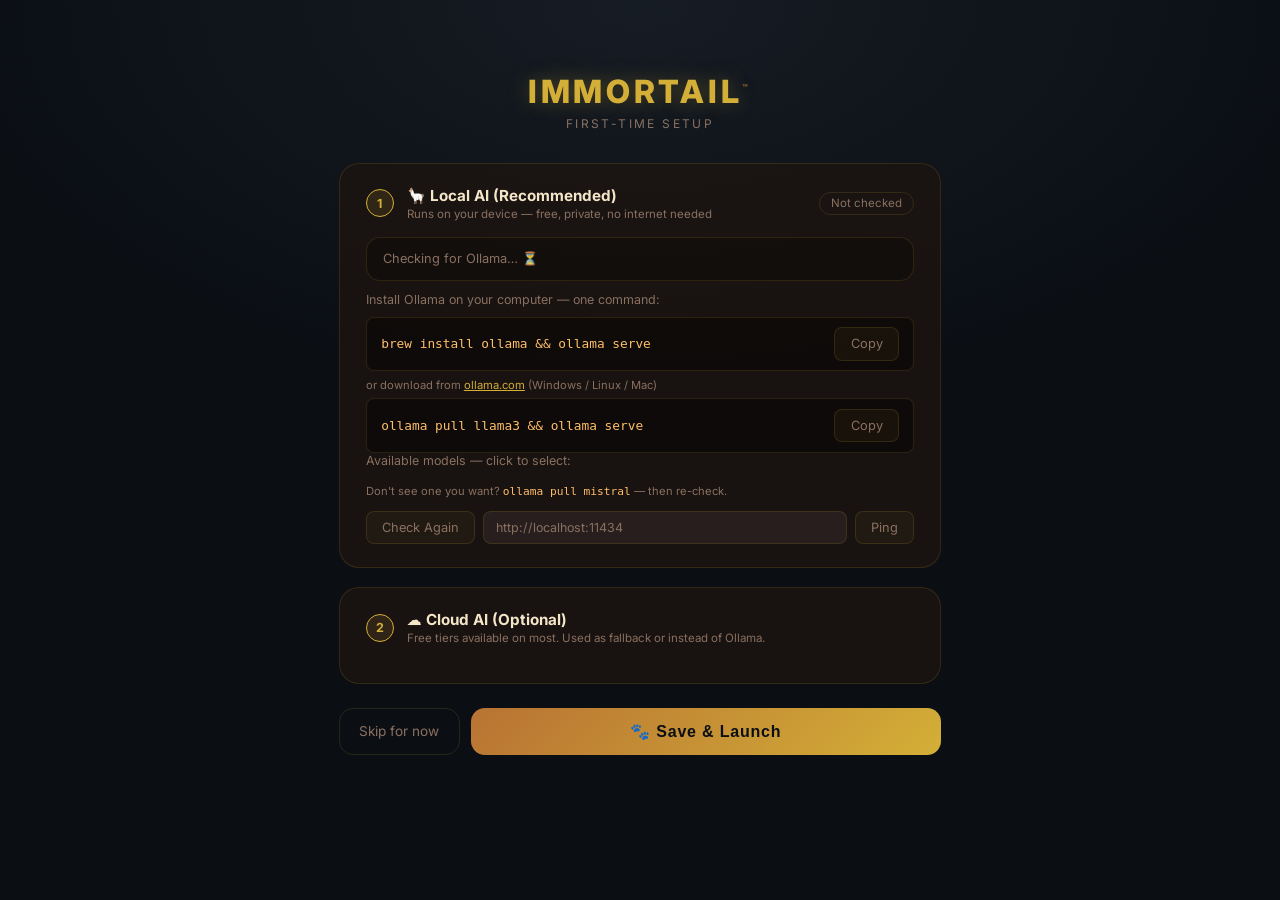
<file: index.html>
<!DOCTYPE html>
<html lang="en">
<head>
  <meta charset="UTF-8"/>
  <meta name="viewport" content="width=device-width,initial-scale=1.0,viewport-fit=cover"/>
  <meta name="theme-color" content="#D4AF37"/>
  <meta name="description" content="IMMORTAIL™ — Your AI dog companion, always with you."/>
  <meta name="mobile-web-app-capable" content="yes"/>
  <meta name="apple-mobile-web-app-capable" content="yes"/>
  <meta name="apple-mobile-web-app-status-bar-style" content="black-translucent"/>
  <meta name="apple-mobile-web-app-title" content="IMMORTAIL"/>
  <link rel="manifest" href="manifest.json"/>
  <link rel="apple-touch-icon" href="assets/icons/icon-192.png"/>
  <link rel="preconnect" href="https://fonts.googleapis.com"/>
  <link rel="preconnect" href="https://fonts.gstatic.com" crossorigin/>
  <link href="https://fonts.googleapis.com/css2?family=Inter:wght@400;500;600;700;800&display=swap" rel="stylesheet"/>
  <link rel="stylesheet" href="styles.css"/>
</head>
<body class="mood-idle">

<!-- SPLASH -->
<div id="splash">
  <div class="splash-wordmark">IMMORTAIL<span class="splash-tm">™</span></div>
  <div class="splash-tagline">AI Dog Companion</div>
  <div class="splash-ring" id="splash-ring"></div>
</div>

<!-- APP -->
<div id="app">

  <!-- Header -->
  <header id="header">
    <div class="wordmark">IMMORTAIL<span class="tm">™</span></div>
    <div class="header-right">
      <button class="install-chip" id="install-btn" style="display:none">⬇ Install</button>
      <div class="api-chip">
        <div class="status-dot disconnected" id="api-status-dot"></div>
        <span id="api-status-label">No AI</span>
      </div>
      <button class="icon-btn" id="builder-btn" title="Build Your Dog">🐶</button>
      <a class="icon-btn" href="upload.html" title="Dog Studio — Upload assets & create AI scenes" style="text-decoration:none;line-height:1" id="studio-btn">🎨</a>
      <button class="icon-btn" id="settings-btn" title="Settings">⚙</button>
    </div>
  </header>

  <!-- Sidebar -->
  <aside id="sidebar">

    <!-- DOG STAGE — Composite Avatar -->
    <div class="dog-stage expr-idle" id="dog-stage" role="button" tabindex="0" aria-label="Pet your companion">

      <!-- z1: SVG procedural fallback -->
      <svg id="dog-svg-fallback" viewBox="0 0 110 130" fill="none" xmlns="http://www.w3.org/2000/svg" aria-hidden="true">
        <ellipse cx="55" cy="88" rx="30" ry="24" fill="#3a2e2e"/>
        <ellipse cx="55" cy="82" rx="28" ry="20" fill="#4a3838"/>
        <ellipse cx="34" cy="37" rx="11" ry="17" transform="rotate(-18 34 37)" fill="#3a2e2e"/>
        <ellipse cx="34" cy="38" rx="6" ry="10" transform="rotate(-18 34 38)" fill="#8a5533" opacity="0.55"/>
        <ellipse cx="76" cy="37" rx="11" ry="17" transform="rotate(18 76 37)" fill="#3a2e2e"/>
        <ellipse cx="76" cy="38" rx="6" ry="10" transform="rotate(18 76 38)" fill="#8a5533" opacity="0.55"/>
        <circle cx="55" cy="50" r="25" fill="#4a3838"/>
        <path id="svg-brow-l" d="M 37 38 Q 43 35 48 37" stroke="#2a1e1e" stroke-width="1.8" stroke-linecap="round" fill="none"/>
        <path id="svg-brow-r" d="M 62 37 Q 67 35 73 38" stroke="#2a1e1e" stroke-width="1.8" stroke-linecap="round" fill="none"/>
        <ellipse id="svg-eye-l" cx="44" cy="47" rx="6" ry="5" fill="#110a06"/>
        <ellipse id="svg-eye-r" cx="66" cy="47" rx="6" ry="5" fill="#110a06"/>
        <circle cx="42" cy="45" r="1.8" fill="white" opacity="0.85"/>
        <circle cx="64" cy="45" r="1.8" fill="white" opacity="0.85"/>
        <ellipse cx="55" cy="59" rx="12" ry="8" fill="#3a2a2a"/>
        <ellipse cx="55" cy="55" rx="5.5" ry="3.5" fill="#110a06"/>
        <path id="svg-mouth" d="M 43 63 Q 55 67 67 63" stroke="#110a06" stroke-width="1.8" stroke-linecap="round" fill="none"/>
        <ellipse id="svg-tongue" cx="55" cy="68" rx="5" ry="4" fill="#d44b6a" opacity="0.9" style="display:none"/>
        <rect x="35" y="67" width="40" height="8" rx="4" fill="#D4AF37" opacity="0.88"/>
        <circle cx="55" cy="71" r="3.5" fill="#B87333"/>
        <rect x="32" y="98" width="14" height="22" rx="7" fill="#3a2e2e"/>
        <rect x="64" y="98" width="14" height="22" rx="7" fill="#3a2e2e"/>
        <ellipse cx="39" cy="120" rx="7.5" ry="4.5" fill="#2a2020"/>
        <ellipse cx="71" cy="120" rx="7.5" ry="4.5" fill="#2a2020"/>
        <g id="svg-tail">
          <path d="M 85 85 Q 102 72 96 56" stroke="#4a3838" stroke-width="9" stroke-linecap="round" fill="none"/>
          <path d="M 85 85 Q 102 72 96 56" stroke="#5a4848" stroke-width="5" stroke-linecap="round" fill="none" opacity="0.5"/>
          <animateTransform attributeName="transform" type="rotate" values="-16 85 85; 16 85 85; -16 85 85" dur="1.1s" repeatCount="indefinite"/>
        </g>
      </svg>

      <!-- z2: Animator canvas (user assets) -->
      <canvas id="dog-canvas" aria-hidden="true"></canvas>

      <!-- z3: Static image fallback (AI-generated assets) -->
      <img id="dog-base-img" alt="" aria-hidden="true"/>
      <img id="dog-face-img" alt="" aria-hidden="true"/>
      <!-- z4: Video loop fallback -->
      <video id="dog-video-overlay" autoplay loop muted playsinline aria-hidden="true"></video>

      <div class="env-label-badge" id="env-badge">🏠 Home</div>
      <div class="stage-hint">tap to pet</div>
    </div>

    <div class="dog-identity">
      <div class="dog-name" id="dog-name-display">Rex</div>
      <div class="mood-badge" id="mood-badge">😐 Idle</div>
    </div>

    <div class="stats-panel">
      <div class="stat-row">
        <div class="stat-label"><span>Energy</span><span><span id="energy-val">75</span>/100</span></div>
        <div class="stat-track"><div class="stat-fill" id="energy-bar" style="width:75%"></div></div>
      </div>
      <div class="stat-row">
        <div class="stat-label"><span>Bond</span><span><span id="bond-val">30</span>/100</span></div>
        <div class="stat-track"><div class="stat-fill" id="bond-bar" style="width:30%"></div></div>
      </div>
    </div>

    <div class="actions-panel">
      <button class="action-btn" id="btn-feed">🍖 Feed</button>
      <button class="action-btn" id="btn-play">🎾 Play</button>
      <button class="action-btn" id="btn-rest">💤 Rest</button>
    </div>

    <!-- Backdrop button -->
    <button class="backdrop-btn" id="backdrop-btn" title="Change backdrop">
      <span id="backdrop-icon">🏠</span>
      <span id="backdrop-label">Home</span>
      <span class="backdrop-chevron">›</span>
    </button>

  </aside>

  <!-- Chat -->
  <main id="main">
    <div id="chat-history"></div>
    <div id="chat-bar">
      <input type="text" id="chat-input" placeholder="Talk to your companion…" autocomplete="off" autocorrect="off" spellcheck="false" maxlength="500"/>
      <button id="send-btn">➤</button>
    </div>
  </main>

</div>

<!-- ═══════════════════════════════════════════════════
     AVATAR BUILDER MODAL
════════════════════════════════════════════════════════ -->
<div id="builder-overlay" role="dialog" aria-modal="true" aria-label="Build Your Dog">
  <div class="settings-modal builder-modal">

    <div class="modal-header">
      <div class="modal-title">🐶 Build Your Dog</div>
      <button class="modal-close" id="close-builder">✕</button>
    </div>

    <div class="builder-intro">
      Upload your own photos, videos, and sounds to bring your dog to life.
      Each expression (Idle, Happy, Sad, Excited) can have its own body, face, animation, and sound.
      <br/><span style="color:var(--text-muted);font-size:0.72rem">All media is stored locally on your device — nothing is uploaded to any server.</span>
    </div>

    <!-- Worker status -->
    <div class="worker-status" id="worker-status">
      <div class="status-dot" id="worker-dot" style="background:var(--copper)"></div>
      <span id="worker-label">Local processor loading…</span>
    </div>

    <!-- Expression tabs -->
    <div class="expr-tabs" id="expr-tabs">
      <button class="expr-tab active" data-expr="idle">😐 Idle</button>
      <button class="expr-tab" data-expr="happy">😄 Happy</button>
      <button class="expr-tab" data-expr="sad">😢 Sad</button>
      <button class="expr-tab" data-expr="excited">🐾 Excited</button>
    </div>

    <!-- Slot panels — one per expression, shown based on tab -->
    <div id="builder-panels">

      <!-- Generated dynamically by JS for each expression -->
      <!-- Template structure (replicated by JS):
      <div class="builder-panel" data-expr="idle">
        <div class="slot-grid">
          <div class="slot-card" data-slot="body:idle">
            <div class="slot-preview"></div>
            <div class="slot-label">Body (Idle)</div>
            <div class="slot-actions">
              <label class="btn-secondary upload-label">📷 Photo/Image <input type="file" accept="image/*"/></label>
              <button class="btn-danger slot-clear">✕</button>
            </div>
          </div>
          ...
        </div>
      </div>
      -->
    </div>

    <!-- Drag & drop zone -->
    <div id="drop-zone" class="drop-zone">
      <div class="drop-icon">📁</div>
      <div class="drop-text">Drop files here — auto-detects image/video/audio and assigns to current expression</div>
    </div>

    <!-- Processing log -->
    <div id="process-log" class="process-log"></div>

  </div>
</div>

<!-- ═══════════════════════════════════════════════════
     SETTINGS MODAL
════════════════════════════════════════════════════════ -->
<div id="settings-overlay" role="dialog" aria-modal="true" aria-label="Settings">
  <div class="settings-modal">

    <div class="modal-header">
      <div class="modal-title">⚙ Settings</div>
      <button class="modal-close" id="close-settings">✕</button>
    </div>

    <!-- Install -->
    <div class="settings-section">
      <div class="settings-label">📲 Install App</div>
      <div class="settings-desc">Works fully offline. Your dog, config, and chat are all stored locally.</div>
      <button class="btn-primary" style="width:100%" onclick="triggerInstall()">⬇ Add to Home Screen / Install</button>
      <div class="settings-desc" style="color:var(--text-muted)">iOS: Share → "Add to Home Screen" in Safari</div>
    </div>

    <hr class="settings-divider"/>

    <!-- Name -->
    <div class="settings-section">
      <div class="settings-label">Companion Name</div>
      <div class="field-row">
        <input type="text" class="field-input" id="dog-name-input" placeholder="Enter a name…" maxlength="24"/>
        <button class="btn-primary" id="save-name">Save</button>
      </div>
    </div>

    <hr class="settings-divider"/>

    <!-- AI PROVIDERS — all of them -->
    <div class="settings-section">
      <div class="settings-label">🤖 AI Provider</div>
      <div class="settings-desc">Keys stored in IndexedDB on your device only. Auto-fallback tries next provider if one fails.</div>

      <div class="provider-tabs" id="provider-tabs">
        <button class="provider-tab" data-provider="ollama">🦙 Ollama</button>
        <button class="provider-tab active" data-provider="groq">⚡ Groq</button>
        <button class="provider-tab" data-provider="openrouter">OpenRouter</button>
        <button class="provider-tab" data-provider="openai">OpenAI</button>
        <button class="provider-tab" data-provider="gemini">Gemini</button>
        <button class="provider-tab" data-provider="mistral">Mistral</button>
        <button class="provider-tab" data-provider="anthropic">Claude</button>
        <button class="provider-tab" data-provider="together">Together</button>
        <button class="provider-tab" data-provider="cohere">Cohere</button>
        <button class="provider-tab" data-provider="huggingface">🤗 HF</button>
        <button class="provider-tab" data-provider="perplexity">Perplexity</button>
      </div>

      <!-- Ollama -->
      <div class="provider-panel hidden" id="panel-ollama">
        <div class="settings-desc"><strong>Fully local</strong> — no internet, no key, no data leaves device. Install <a href="https://ollama.com" target="_blank">Ollama</a> first.</div>
        <div class="field-row">
          <input type="text" class="field-input" id="key-ollama" placeholder="http://localhost:11434"/>
          <button class="btn-secondary" id="ollama-ping">Ping</button>
        </div>
        <div id="ollama-status" class="settings-desc" style="min-height:1.1rem"></div>
        <select class="field-input field-select" id="model-ollama">
          <option value="llama3">llama3</option><option value="llama3.2">llama3.2</option>
          <option value="mistral">mistral</option><option value="gemma3">gemma3</option>
          <option value="phi3">phi3</option><option value="phi4">phi4</option>
          <option value="qwen2.5">qwen2.5</option><option value="deepseek-r1">deepseek-r1</option>
          <option value="llava">llava (vision)</option><option value="codellama">codellama</option>
        </select>
        <div class="provider-help">Run: <code>ollama pull llama3 &amp;&amp; ollama serve</code></div>
      </div>

      <!-- Groq -->
      <div class="provider-panel" id="panel-groq">
        <div class="settings-desc">Ultra-fast open-source inference. Generous free tier. <a href="https://console.groq.com/keys" target="_blank">Get free key →</a></div>
        <div class="field-row">
          <input type="password" class="field-input" id="key-groq" placeholder="gsk_…" autocomplete="new-password"/>
          <button class="btn-primary" data-save-key="groq">Save</button>
        </div>
        <select class="field-input field-select" id="model-groq">
          <option value="llama3-8b-8192">Llama 3 8B (fastest)</option>
          <option value="llama3-70b-8192">Llama 3 70B</option>
          <option value="llama-3.1-8b-instant">Llama 3.1 8B Instant</option>
          <option value="llama-3.3-70b-versatile">Llama 3.3 70B</option>
          <option value="mixtral-8x7b-32768">Mixtral 8x7B</option>
          <option value="gemma2-9b-it">Gemma 2 9B</option>
        </select>
      </div>

      <!-- OpenRouter -->
      <div class="provider-panel hidden" id="panel-openrouter">
        <div class="settings-desc">200+ models. Many free. <a href="https://openrouter.ai/keys" target="_blank">Get key →</a></div>
        <div class="field-row">
          <input type="password" class="field-input" id="key-openrouter" placeholder="sk-or-…" autocomplete="new-password"/>
          <button class="btn-primary" data-save-key="openrouter">Save</button>
        </div>
        <select class="field-input field-select" id="model-openrouter">
          <option value="mistralai/mistral-7b-instruct:free">Mistral 7B (free)</option>
          <option value="meta-llama/llama-3-8b-instruct:free">Llama 3 8B (free)</option>
          <option value="google/gemma-3-27b-it:free">Gemma 3 27B (free)</option>
          <option value="deepseek/deepseek-r1:free">DeepSeek R1 (free)</option>
          <option value="microsoft/phi-3-mini-128k-instruct:free">Phi-3 Mini (free)</option>
          <option value="openchat/openchat-7b:free">OpenChat 7B (free)</option>
          <option value="qwen/qwen-2-7b-instruct:free">Qwen 2 7B (free)</option>
          <option value="meta-llama/llama-3-70b-instruct">Llama 3 70B</option>
          <option value="nousresearch/nous-hermes-2-mixtral-8x7b-dpo">Nous Hermes 2 Mixtral</option>
          <option value="gryphe/mythomax-l2-13b">MythoMax 13B</option>
        </select>
      </div>

      <!-- OpenAI -->
      <div class="provider-panel hidden" id="panel-openai">
        <div class="settings-desc"><a href="https://platform.openai.com/api-keys" target="_blank">Get key →</a></div>
        <div class="field-row">
          <input type="password" class="field-input" id="key-openai" placeholder="sk-…" autocomplete="new-password"/>
          <button class="btn-primary" data-save-key="openai">Save</button>
        </div>
        <select class="field-input field-select" id="model-openai">
          <option value="gpt-4o-mini">gpt-4o-mini (recommended)</option>
          <option value="gpt-4o">gpt-4o</option>
          <option value="gpt-4-turbo">gpt-4-turbo</option>
          <option value="gpt-3.5-turbo">gpt-3.5-turbo</option>
        </select>
      </div>

      <!-- Gemini -->
      <div class="provider-panel hidden" id="panel-gemini">
        <div class="settings-desc">Free tier available. <a href="https://aistudio.google.com/app/apikey" target="_blank">Get free key →</a></div>
        <div class="field-row">
          <input type="password" class="field-input" id="key-gemini" placeholder="AIza…" autocomplete="new-password"/>
          <button class="btn-primary" data-save-key="gemini">Save</button>
        </div>
        <select class="field-input field-select" id="model-gemini">
          <option value="gemini-1.5-flash">gemini-1.5-flash (recommended)</option>
          <option value="gemini-1.5-pro">gemini-1.5-pro</option>
          <option value="gemini-pro">gemini-pro</option>
        </select>
      </div>

      <!-- Mistral -->
      <div class="provider-panel hidden" id="panel-mistral">
        <div class="settings-desc">Free tier available. <a href="https://console.mistral.ai/api-keys" target="_blank">Get key →</a></div>
        <div class="field-row">
          <input type="password" class="field-input" id="key-mistral" placeholder="mis-…" autocomplete="new-password"/>
          <button class="btn-primary" data-save-key="mistral">Save</button>
        </div>
        <select class="field-input field-select" id="model-mistral">
          <option value="mistral-small-latest">Mistral Small</option>
          <option value="open-mistral-7b">Open Mistral 7B</option>
          <option value="open-mixtral-8x7b">Open Mixtral 8x7B</option>
          <option value="mistral-large-latest">Mistral Large</option>
        </select>
      </div>

      <!-- Anthropic -->
      <div class="provider-panel hidden" id="panel-anthropic">
        <div class="settings-desc"><a href="https://console.anthropic.com/keys" target="_blank">Get key →</a></div>
        <div class="field-row">
          <input type="password" class="field-input" id="key-anthropic" placeholder="sk-ant-…" autocomplete="new-password"/>
          <button class="btn-primary" data-save-key="anthropic">Save</button>
        </div>
        <select class="field-input field-select" id="model-anthropic">
          <option value="claude-3-haiku-20240307">Claude 3 Haiku (fastest)</option>
          <option value="claude-3-5-sonnet-20241022">Claude 3.5 Sonnet</option>
          <option value="claude-3-sonnet-20240229">Claude 3 Sonnet</option>
          <option value="claude-3-opus-20240229">Claude 3 Opus</option>
        </select>
      </div>

      <!-- Together -->
      <div class="provider-panel hidden" id="panel-together">
        <div class="settings-desc"><a href="https://api.together.xyz/settings/api-keys" target="_blank">Get key →</a></div>
        <div class="field-row">
          <input type="password" class="field-input" id="key-together" placeholder="tog-…" autocomplete="new-password"/>
          <button class="btn-primary" data-save-key="together">Save</button>
        </div>
        <select class="field-input field-select" id="model-together">
          <option value="meta-llama/Llama-3-8b-chat-hf">Llama 3 8B</option>
          <option value="meta-llama/Llama-3-70b-chat-hf">Llama 3 70B</option>
          <option value="mistralai/Mixtral-8x7B-Instruct-v0.1">Mixtral 8x7B</option>
          <option value="Qwen/Qwen2-72B-Instruct">Qwen 2 72B</option>
          <option value="deepseek-ai/deepseek-llm-67b-chat">DeepSeek 67B</option>
        </select>
      </div>

      <!-- Cohere -->
      <div class="provider-panel hidden" id="panel-cohere">
        <div class="settings-desc">Free tier available. <a href="https://dashboard.cohere.com/api-keys" target="_blank">Get key →</a></div>
        <div class="field-row">
          <input type="password" class="field-input" id="key-cohere" placeholder="co-…" autocomplete="new-password"/>
          <button class="btn-primary" data-save-key="cohere">Save</button>
        </div>
        <select class="field-input field-select" id="model-cohere">
          <option value="command-r">Command R</option>
          <option value="command-r-plus">Command R+</option>
          <option value="command-light">Command Light</option>
        </select>
      </div>

      <!-- HuggingFace -->
      <div class="provider-panel hidden" id="panel-huggingface">
        <div class="settings-desc">Free serverless inference. <a href="https://huggingface.co/settings/tokens" target="_blank">Get free key →</a></div>
        <div class="field-row">
          <input type="password" class="field-input" id="key-huggingface" placeholder="hf_…" autocomplete="new-password"/>
          <button class="btn-primary" data-save-key="huggingface">Save</button>
        </div>
        <select class="field-input field-select" id="model-huggingface">
          <option value="mistralai/Mistral-7B-Instruct-v0.3">Mistral 7B v0.3</option>
          <option value="meta-llama/Meta-Llama-3-8B-Instruct">Llama 3 8B</option>
          <option value="google/gemma-2-2b-it">Gemma 2 2B</option>
          <option value="HuggingFaceH4/zephyr-7b-beta">Zephyr 7B</option>
          <option value="tiiuae/falcon-7b-instruct">Falcon 7B</option>
        </select>
      </div>

      <!-- Perplexity -->
      <div class="provider-panel hidden" id="panel-perplexity">
        <div class="settings-desc"><a href="https://www.perplexity.ai/settings/api" target="_blank">Get key →</a></div>
        <div class="field-row">
          <input type="password" class="field-input" id="key-perplexity" placeholder="pplx-…" autocomplete="new-password"/>
          <button class="btn-primary" data-save-key="perplexity">Save</button>
        </div>
        <select class="field-input field-select" id="model-perplexity">
          <option value="llama-3.1-sonar-small-128k-chat">Sonar Small</option>
          <option value="llama-3.1-sonar-large-128k-chat">Sonar Large</option>
          <option value="llama-3.1-8b-instruct">Llama 3.1 8B</option>
          <option value="llama-3.1-70b-instruct">Llama 3.1 70B</option>
        </select>
      </div>

      <button class="btn-primary" id="activate-provider" style="margin-top:0.6rem;width:100%">✓ Use This Provider</button>
    </div>

    <hr class="settings-divider"/>

    <!-- Device settings -->
    <div class="settings-section">
      <div class="settings-label">📱 Device Settings</div>
      <div class="toggle-row">
        <div><div class="toggle-label">Sound effects</div></div>
        <label class="toggle-switch"><input type="checkbox" id="toggle-audio" checked/><span class="toggle-track"><span class="toggle-thumb"></span></span></label>
      </div>
      <div class="range-row">
        <div class="toggle-label">Volume</div>
        <input type="range" id="range-volume" min="0" max="1" step="0.05" value="0.45" class="range-slider"/>
      </div>
      <div class="toggle-row">
        <div><div class="toggle-label">Animations</div></div>
        <label class="toggle-switch"><input type="checkbox" id="toggle-animations" checked/><span class="toggle-track"><span class="toggle-thumb"></span></span></label>
      </div>
      <div class="toggle-row">
        <div><div class="toggle-label">Notifications</div></div>
        <label class="toggle-switch"><input type="checkbox" id="toggle-notifications"/><span class="toggle-track"><span class="toggle-thumb"></span></span></label>
      </div>
    </div>

    <hr class="settings-divider"/>

    <!-- Offline cache -->
    <div class="settings-section">
      <div class="settings-label">📦 Offline Cache</div>
      <button class="btn-secondary" id="check-cache-btn">Check Cache Status</button>
      <div id="cache-status-list" style="margin-top:0.5rem"></div>
    </div>

    <hr class="settings-divider"/>

    <!-- Data -->
    <div class="settings-section">
      <div class="settings-label">🗑 Data</div>
      <button class="btn-danger" id="clear-memory-btn">Clear Chat History</button>
    </div>

    <hr class="settings-divider"/>

    <!-- Export/Import -->
    <div class="settings-section">
      <div class="settings-label">Export / Import</div>
      <div class="settings-desc">Backup includes companion state, chat history, and AI config.</div>
      <div class="field-row">
        <button class="btn-secondary" id="export-btn">Export Key</button>
        <button class="btn-secondary" id="copy-export">Copy</button>
      </div>
      <textarea class="field-input" id="export-output" placeholder="Key will appear here…" readonly rows="2" style="margin-top:0.3rem"></textarea>
      <div class="settings-desc" style="color:#f87171;margin-top:0.6rem">⚠ Import overwrites everything.</div>
      <textarea class="field-input" id="import-input" placeholder="Paste migration key…" rows="2" style="margin-top:0.3rem"></textarea>
      <button class="btn-danger" id="import-btn" style="margin-top:0.4rem">Import &amp; Restore</button>
    </div>

  </div>
</div>

<script>
// First-launch: redirect to setup if no AI config has been saved
(async () => {
  if (location.pathname.includes('setup') || location.pathname.includes('upload')) return;
  try {
    const req = indexedDB.open('immortail_db', 1);
    req.onsuccess = async (e) => {
      const db = e.target.result;
      if (!db.objectStoreNames.contains('config')) { location.href = 'setup.html'; return; }
      const tx  = db.transaction('config', 'readonly');
      const get = tx.objectStore('config').get('ai_config');
      get.onsuccess = (ev) => {
        if (!ev.target.result) location.href = 'setup.html';
      };
    };
    req.onupgradeneeded = () => { location.href = 'setup.html'; };
  } catch(_) {}
})();
</script>
<script src="storage.js"></script>
<script src="engine.js"></script>
<script src="ai.js"></script>
<script src="avatar-builder.js"></script>
<script src="animator.js"></script>
<script src="app.js"></script>

  <!-- ENVIRONMENT MODAL -->
  <div class="modal-overlay" id="env-overlay" role="dialog" aria-modal="true" aria-label="Choose environment">
    <div class="modal env-modal">

      <div class="modal-header">
        <div class="modal-title">🌍 Backdrop</div>
        <button class="modal-close" id="close-env" aria-label="Close">✕</button>
      </div>

      <p class="env-modal-desc">Choose your companion's world. Saved automatically — persists between sessions.</p>

      <div class="env-card-grid" id="env-card-grid">
        <!-- filled by buildEnvModal() -->
      </div>

      <div class="env-sliders">
        <!-- Time of day -->
        <div class="env-slider-row">
          <span class="env-slider-label">🕐 Time of day</span>
          <input type="range" id="env-tod" min="0" max="23" value="12" step="1" class="env-range"/>
          <span class="env-slider-val" id="env-tod-val">12:00</span>
        </div>

        <!-- Weather intensity (rain / snow only) -->
        <div class="env-slider-row" id="env-intensity-row" style="display:none">
          <span class="env-slider-label" id="env-intensity-label">☔ Intensity</span>
          <input type="range" id="env-intensity" min="1" max="3" value="2" step="1" class="env-range"/>
          <span class="env-slider-val" id="env-intensity-val">Medium</span>
        </div>
      </div>

    </div>
  </div>
</body>
</html>
</file>
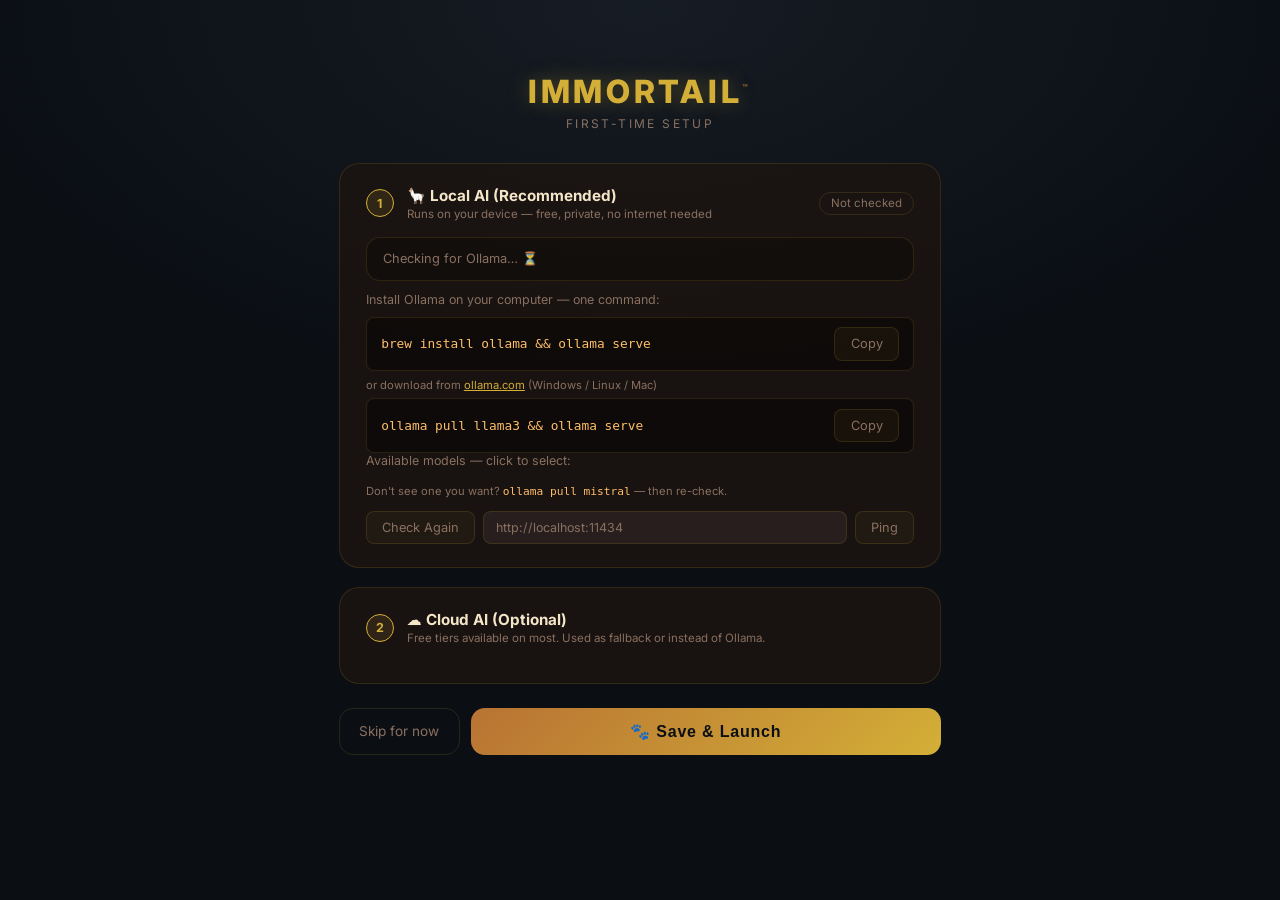
<file: setup.html>
<!DOCTYPE html>
<html lang="en">
<head>
  <meta charset="UTF-8"/>
  <meta name="viewport" content="width=device-width,initial-scale=1.0,viewport-fit=cover"/>
  <meta name="theme-color" content="#D4AF37"/>
  <title>IMMORTAIL™ Setup</title>
  <link rel="manifest" href="manifest.json"/>
  <link href="https://fonts.googleapis.com/css2?family=Inter:wght@400;500;600;700;800&display=swap" rel="stylesheet"/>
  <link rel="stylesheet" href="styles.css"/>
  <style>
    /* ── Setup-specific overrides ── */
    body { overflow:auto; background:radial-gradient(ellipse 100% 80% at 50% 0%,#161c24,#0B0F14 55%); }
    .setup-wrap { max-width:640px; margin:0 auto; padding:2rem 1.2rem 4rem; }
    .setup-logo { text-align:center; padding:2.5rem 0 2rem; }
    .setup-logo .wordmark { font-size:2rem; font-weight:800; letter-spacing:0.12em; color:var(--gold); text-shadow:0 0 20px var(--gold-glow); }
    .setup-logo .sub { font-size:0.75rem; letter-spacing:0.2em; text-transform:uppercase; color:var(--text-muted); margin-top:0.3rem; }

    /* Steps */
    .step { background:var(--glass-panel); border:1px solid var(--border-dim); border-radius:var(--r-lg); padding:1.4rem 1.6rem; margin-bottom:1.2rem; }
    .step-header { display:flex; align-items:center; gap:0.8rem; margin-bottom:1rem; }
    .step-num { width:28px; height:28px; border-radius:50%; background:rgba(212,175,55,0.12); border:1px solid var(--gold); color:var(--gold); font-size:0.78rem; font-weight:700; display:flex; align-items:center; justify-content:center; flex-shrink:0; }
    .step-title { font-size:0.95rem; font-weight:700; color:var(--cream); }
    .step-sub { font-size:0.72rem; color:var(--text-muted); margin-top:0.1rem; }

    /* Status badges */
    .status-badge { display:inline-flex; align-items:center; gap:0.35rem; font-size:0.72rem; border-radius:999px; padding:0.22rem 0.7rem; border:1px solid; }
    .badge-ok     { border-color:#4ade80; color:#4ade80; background:rgba(74,222,128,0.08); }
    .badge-warn   { border-color:var(--amber); color:var(--amber); background:rgba(255,191,105,0.08); }
    .badge-err    { border-color:#f87171; color:#f87171; background:rgba(248,113,113,0.08); }
    .badge-idle   { border-color:var(--border-dim); color:var(--text-muted); background:transparent; }

    /* Ollama panel */
    .ollama-status { padding:0.8rem 1rem; background:rgba(0,0,0,0.25); border-radius:var(--r-md); border:1px solid var(--border-dim); margin:0.7rem 0; font-size:0.8rem; color:var(--text-muted); min-height:44px; }
    .model-pill { display:inline-flex; align-items:center; gap:0.4rem; background:rgba(212,175,55,0.1); border:1px solid var(--border-dim); border-radius:var(--r-sm); padding:0.22rem 0.6rem; font-size:0.72rem; color:var(--cream); margin:0.15rem; cursor:pointer; transition:all 0.18s; }
    .model-pill:hover { border-color:var(--gold); color:var(--gold); }
    .model-pill.active { border-color:var(--gold); background:rgba(212,175,55,0.2); color:var(--gold); }
    .install-cmd { font-family:monospace; font-size:0.8rem; background:rgba(0,0,0,0.4); border:1px solid var(--border-dim); border-radius:var(--r-sm); padding:0.6rem 0.9rem; display:flex; justify-content:space-between; align-items:center; gap:0.5rem; }
    .install-cmd code { color:var(--amber); flex:1; word-break:break-all; }
    .copy-btn { flex-shrink:0; }

    /* Provider cards */
    .provider-grid { display:grid; grid-template-columns:repeat(auto-fill,minmax(175px,1fr)); gap:0.6rem; }
    .prov-card { background:rgba(0,0,0,0.25); border:1px solid var(--border-dim); border-radius:var(--r-md); padding:0.9rem 1rem; cursor:pointer; transition:all 0.18s; position:relative; }
    .prov-card:hover { border-color:rgba(212,175,55,0.4); }
    .prov-card.active { border-color:var(--gold); background:rgba(212,175,55,0.08); }
    .prov-card.has-key { border-color:#4ade80; }
    .prov-name { font-size:0.85rem; font-weight:600; color:var(--cream); }
    .prov-sub  { font-size:0.68rem; color:var(--text-muted); margin-top:0.1rem; }
    .prov-tier { position:absolute; top:0.5rem; right:0.6rem; font-size:0.6rem; padding:0.1rem 0.4rem; border-radius:999px; font-weight:600; }
    .tier-free  { background:rgba(74,222,128,0.15); color:#4ade80; }
    .tier-paid  { background:rgba(184,115,51,0.15); color:var(--copper); }
    .tier-local { background:rgba(212,175,55,0.15); color:var(--gold); }

    /* Key entry panel */
    .key-panel { margin-top:0.8rem; padding:1rem; background:rgba(0,0,0,0.25); border:1px solid var(--border-dim); border-radius:var(--r-md); }
    .key-panel.hidden { display:none; }
    .key-help { font-size:0.7rem; color:var(--text-muted); margin-top:0.4rem; }
    .key-help a { color:var(--gold); text-decoration:none; }

    /* Model selector */
    .model-row { display:flex; gap:0.4rem; flex-wrap:wrap; margin-top:0.5rem; }

    /* Nav */
    .setup-nav { display:flex; gap:0.7rem; margin-top:1.5rem; }
    .btn-launch { flex:1; padding:0.85rem; font-size:1rem; font-weight:700; background:linear-gradient(135deg,#B87333,#D4AF37); color:#0B0F14; border:none; border-radius:var(--r-md); cursor:pointer; letter-spacing:0.05em; transition:opacity 0.2s; }
    .btn-launch:hover { opacity:0.9; }
    .btn-skip { padding:0.85rem 1.2rem; background:transparent; border:1px solid var(--border-dim); border-radius:var(--r-md); color:var(--text-muted); font-family:var(--font); cursor:pointer; font-size:0.85rem; transition:border-color 0.2s; }
    .btn-skip:hover { border-color:var(--gold); color:var(--cream); }
  </style>
</head>
<body>

<div class="setup-wrap">

  <div class="setup-logo">
    <div class="wordmark">IMMORTAIL<span class="tm">™</span></div>
    <div class="sub">First-time setup</div>
  </div>

  <!-- ── STEP 1: Local AI (Ollama) ── -->
  <div class="step" id="step-ollama">
    <div class="step-header">
      <div class="step-num">1</div>
      <div>
        <div class="step-title">🦙 Local AI (Recommended)</div>
        <div class="step-sub">Runs on your device — free, private, no internet needed</div>
      </div>
      <div id="ollama-badge" class="status-badge badge-idle" style="margin-left:auto;white-space:nowrap">Not checked</div>
    </div>

    <div class="ollama-status" id="ollama-status-msg">
      Checking for Ollama… <span id="ollama-spin">⏳</span>
    </div>

    <!-- Install instructions (shown if not found) -->
    <div id="ollama-install-guide" class="hidden">
      <div style="font-size:0.78rem;color:var(--text-muted);margin-bottom:0.6rem">
        Install Ollama on your computer — one command:
      </div>
      <div class="install-cmd" id="cmd-mac">
        <code>brew install ollama &amp;&amp; ollama serve</code>
        <button class="btn-secondary copy-btn" onclick="copyCmd('brew install ollama && ollama serve')">Copy</button>
      </div>
      <div style="font-size:0.7rem;color:var(--text-muted);margin:0.4rem 0">or download from <a href="https://ollama.com" target="_blank" style="color:var(--gold)">ollama.com</a> (Windows / Linux / Mac)</div>
      <div class="install-cmd" style="margin-top:0.3rem">
        <code>ollama pull llama3 &amp;&amp; ollama serve</code>
        <button class="btn-secondary copy-btn" onclick="copyCmd('ollama pull llama3 && ollama serve')">Copy</button>
      </div>
    </div>

    <!-- Model list (shown if found) -->
    <div id="ollama-models-section" class="hidden">
      <div style="font-size:0.78rem;color:var(--text-muted);margin-bottom:0.5rem">
        Available models — click to select:
      </div>
      <div id="ollama-model-pills" class="model-row"></div>
      <div style="font-size:0.7rem;color:var(--text-muted);margin-top:0.5rem">
        Don't see one you want?
        <span style="font-family:monospace;color:var(--amber)">ollama pull mistral</span> — then re-check.
      </div>
    </div>

    <div style="display:flex;gap:0.5rem;margin-top:0.8rem;flex-wrap:wrap">
      <button class="btn-secondary" id="ollama-check-btn" onclick="checkOllama()">Check Again</button>
      <div style="display:flex;align-items:center;gap:0.5rem;flex:1">
        <input type="text" class="field-input" id="ollama-url-input" placeholder="http://localhost:11434" style="flex:1;font-size:0.78rem"/>
        <button class="btn-secondary" onclick="checkOllamaCustom()">Ping</button>
      </div>
    </div>
  </div>

  <!-- ── STEP 2: Cloud AI ── -->
  <div class="step" id="step-cloud">
    <div class="step-header">
      <div class="step-num">2</div>
      <div>
        <div class="step-title">☁ Cloud AI (Optional)</div>
        <div class="step-sub">Free tiers available on most. Used as fallback or instead of Ollama.</div>
      </div>
    </div>

    <div class="provider-grid" id="provider-grid">
      <!-- Filled by JS -->
    </div>

    <div class="key-panel hidden" id="key-panel">
      <div style="font-size:0.8rem;font-weight:600;color:var(--cream);margin-bottom:0.5rem" id="key-panel-title"></div>
      <div class="field-row">
        <input type="password" class="field-input" id="key-input" placeholder="Paste your API key…" autocomplete="new-password"/>
        <button class="btn-primary" onclick="saveKey()">Save</button>
      </div>
      <div class="key-help" id="key-help-text"></div>
      <div id="model-picker" class="model-row" style="margin-top:0.6rem"></div>
    </div>
  </div>

  <!-- ── NAV ── -->
  <div class="setup-nav">
    <button class="btn-skip" onclick="location.href='index.html'">Skip for now</button>
    <button class="btn-launch" onclick="saveAndLaunch()">🐾 Save &amp; Launch</button>
  </div>

</div>

<script src="storage.js"></script>
<script src="ai.js"></script>
<script>
// ── Boot ──────────────────────────────────────────────────────────────────
window.addEventListener('load', async () => {
  await window.Storage.init();
  await window.AI.loadConfig();
  buildProviderGrid();
  checkOllama();
});

// ── Ollama check ──────────────────────────────────────────────────────────
let _selectedOllamaModel = 'llama3';

async function checkOllama(url) {
  const badge = document.getElementById('ollama-badge');
  const msg   = document.getElementById('ollama-status-msg');
  const spin  = document.getElementById('ollama-spin');
  const base  = url || document.getElementById('ollama-url-input')?.value.trim() || 'http://localhost:11434';

  badge.className = 'status-badge badge-idle'; badge.textContent = 'Checking…';
  if (msg) { msg.textContent = `Connecting to ${base}… `; msg.appendChild(spin||document.createElement('span')); }

  const result = await window.AI.pingOllama(base);

  if (result.ok) {
    badge.className = 'status-badge badge-ok'; badge.textContent = `✓ Connected · ${result.models.length} models`;
    msg.textContent = `Ollama is running at ${base}`;
    window.AI.setKey('ollama', base);
    showOllamaModels(result.models);
    document.getElementById('ollama-install-guide')?.classList.add('hidden');
  } else {
    badge.className = 'status-badge badge-warn'; badge.textContent = '⚠ Not found';
    msg.innerHTML = `Ollama not reachable at <strong>${base}</strong>. Install it to use local AI.`;
    document.getElementById('ollama-install-guide')?.classList.remove('hidden');
    document.getElementById('ollama-models-section')?.classList.add('hidden');
  }
}

function checkOllamaCustom() {
  const url = document.getElementById('ollama-url-input')?.value.trim();
  checkOllama(url||undefined);
}

function showOllamaModels(models) {
  const section = document.getElementById('ollama-models-section');
  const pills   = document.getElementById('ollama-model-pills');
  if (!section || !pills) return;
  section.classList.remove('hidden');

  // Merge with known models list
  const known = window.AI.getProviders().ollama.models;
  const all   = [...new Set([...models, ...known.filter(m=>!models.includes(m))])];

  pills.innerHTML = '';
  all.forEach(m => {
    const pill = document.createElement('button');
    pill.className = 'model-pill' + (m === _selectedOllamaModel ? ' active' : '');
    pill.textContent = m;
    if (!models.includes(m)) pill.style.opacity = '0.45'; // not installed
    pill.title = models.includes(m) ? 'Installed ✓' : 'Not installed — run: ollama pull ' + m;
    pill.addEventListener('click', () => {
      _selectedOllamaModel = m;
      document.querySelectorAll('.model-pill').forEach(p => p.classList.remove('active'));
      pill.classList.add('active');
    });
    pills.appendChild(pill);
  });
}

// ── Provider grid ─────────────────────────────────────────────────────────
let _selectedProvider = 'ollama';
let _selectedModelMap = {};

function buildProviderGrid() {
  const grid = document.getElementById('provider-grid');
  if (!grid) return;
  const provs  = window.AI.getProviders();
  const cloudProvs = Object.entries(provs).filter(([id]) => id !== 'ollama');

  grid.innerHTML = '';
  cloudProvs.forEach(([id, prov]) => {
    const card = document.createElement('div');
    card.className = 'prov-card' + (id === _selectedProvider ? ' active' : '');
    card.dataset.id = id;
    const tierClass = prov.tier === 'local' ? 'tier-local' : prov.tier === 'free' ? 'tier-free' : 'tier-paid';
    const tierLabel = prov.tier === 'local' ? 'LOCAL' : prov.tier === 'free' ? 'FREE' : 'PAID';
    card.innerHTML = `
      <span class="prov-tier ${tierClass}">${tierLabel}</span>
      <div class="prov-name">${prov.label}</div>
      <div class="prov-sub">${prov.sublabel}</div>`;
    card.addEventListener('click', () => selectProvider(id, prov));
    grid.appendChild(card);
  });
}

function selectProvider(id, prov) {
  _selectedProvider = id;
  document.querySelectorAll('.prov-card').forEach(c => c.classList.toggle('active', c.dataset.id === id));

  const panel  = document.getElementById('key-panel');
  const title  = document.getElementById('key-panel-title');
  const help   = document.getElementById('key-help-text');
  const inp    = document.getElementById('key-input');
  const picker = document.getElementById('model-picker');

  panel.classList.remove('hidden');
  title.textContent = `${prov.label} — ${prov.keyLabel}`;
  inp.placeholder   = prov.keyHint || 'Paste API key…';
  inp.value         = ''; // clear

  help.innerHTML = prov.link
    ? `Get a ${prov.tier === 'free' ? 'free ' : ''}key at <a href="${prov.link}" target="_blank">${prov.link.replace('https://','')}</a>`
    : '';

  // Model picker
  picker.innerHTML = '';
  prov.models.forEach(m => {
    const pill = document.createElement('button');
    pill.className = 'model-pill' + (m === (prov.default||prov.models[0]) ? ' active' : '');
    pill.textContent = m;
    pill.addEventListener('click', () => {
      _selectedModelMap[id] = m;
      document.querySelectorAll('#model-picker .model-pill').forEach(p=>p.classList.remove('active'));
      pill.classList.add('active');
    });
    picker.appendChild(pill);
  });
  _selectedModelMap[id] = prov.default || prov.models[0];
}

async function saveKey() {
  const key = document.getElementById('key-input')?.value.trim();
  if (!key) { showSetupToast('Paste a key first', true); return; }
  window.AI.setKey(_selectedProvider, key);
  await window.AI.saveConfig();
  // Mark card
  const card = document.querySelector(`.prov-card[data-id="${_selectedProvider}"]`);
  if (card) card.classList.add('has-key');
  showSetupToast(`${_selectedProvider} key saved ✓`);
}

// ── Save & launch ─────────────────────────────────────────────────────────
async function saveAndLaunch() {
  // Pick best available provider
  const ollamaOk = document.getElementById('ollama-badge')?.classList.contains('badge-ok');
  if (ollamaOk) {
    window.AI.setProvider('ollama', _selectedOllamaModel);
  } else if (_selectedProvider !== 'ollama') {
    window.AI.setProvider(_selectedProvider, _selectedModelMap[_selectedProvider] || null);
  } else {
    // Check if any cloud key was saved
    const provs = window.AI.getProviders();
    for (const id of ['groq','openrouter','mistral','gemini','openai','anthropic','together','cohere','huggingface','perplexity']) {
      if (window.AI._keys?.[id]) { window.AI.setProvider(id, null); break; }
    }
  }
  await window.AI.saveConfig();
  location.href = 'index.html';
}

// ── Helpers ───────────────────────────────────────────────────────────────
function copyCmd(text) {
  navigator.clipboard?.writeText(text).then(() => showSetupToast('Copied ✓')).catch(()=>{});
}

function showSetupToast(msg, err=false) {
  document.querySelector('.toast')?.remove();
  const t = document.createElement('div');
  t.className = 'toast' + (err?' toast-error':''); t.textContent = msg;
  document.body.appendChild(t);
  requestAnimationFrame(()=>requestAnimationFrame(()=>t.classList.add('show')));
  setTimeout(()=>{ t.classList.remove('show'); setTimeout(()=>t.remove(),350); }, 2500);
}
</script>
</body>
</html>
</file>
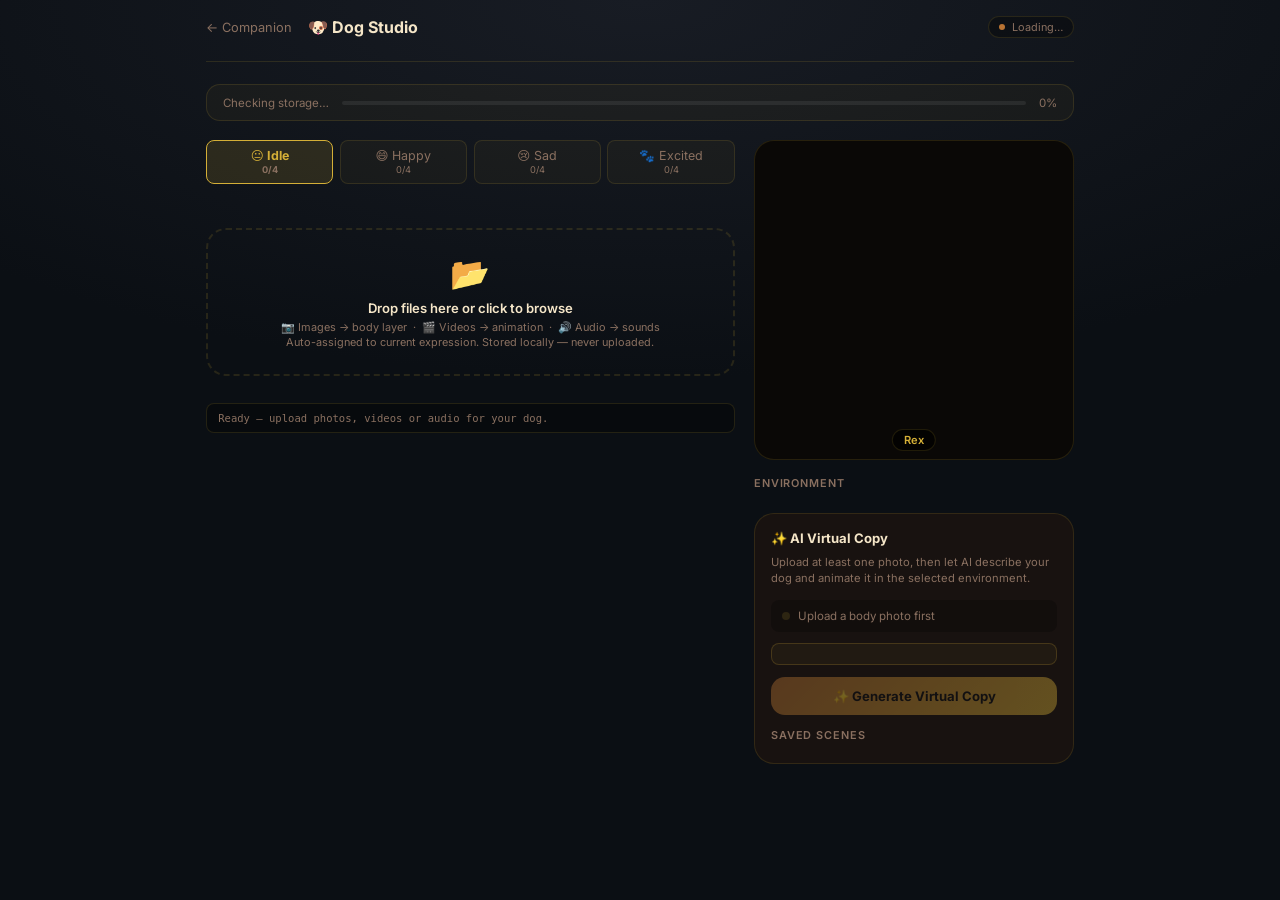
<file: upload.html>
<!DOCTYPE html>
<html lang="en">
<head>
  <meta charset="UTF-8"/>
  <meta name="viewport" content="width=device-width,initial-scale=1.0,viewport-fit=cover"/>
  <meta name="theme-color" content="#D4AF37"/>
  <title>IMMORTAIL™ — Studio</title>
  <link href="https://fonts.googleapis.com/css2?family=Inter:wght@400;500;600;700;800&display=swap" rel="stylesheet"/>
  <link rel="stylesheet" href="styles.css"/>
  <style>
    :root { --panel-bg: rgba(18,12,6,0.85); }
    body { overflow:auto; background:radial-gradient(ellipse 120% 70% at 50% 0%, #181c24, #0B0F14 60%); min-height:100vh; }
    .studio-wrap { max-width:900px; margin:0 auto; padding:0 1rem 5rem; }

    /* ── Top bar ── */
    .studio-topbar { display:flex; align-items:center; gap:1rem; padding:1rem 0 1.4rem; border-bottom:1px solid var(--border-dim); margin-bottom:1.4rem; }
    .back-link { color:var(--text-muted); font-size:0.8rem; text-decoration:none; display:flex; align-items:center; gap:0.35rem; transition:color 0.2s; }
    .back-link:hover { color:var(--gold); }
    .studio-title { font-size:1rem; font-weight:700; color:var(--cream); }
    .worker-pill { display:inline-flex; align-items:center; gap:0.4rem; font-size:0.68rem; color:var(--text-muted); background:rgba(0,0,0,0.3); border:1px solid var(--border-dim); border-radius:999px; padding:0.2rem 0.65rem; margin-left:auto; }
    .wpill-dot { width:6px; height:6px; border-radius:50%; flex-shrink:0; }

    /* ── Storage bar ── */
    .storage-bar { display:flex; align-items:center; gap:0.8rem; background:rgba(212,175,55,0.04); border:1px solid var(--border-dim); border-radius:var(--r-md); padding:0.65rem 1rem; margin-bottom:1.2rem; font-size:0.72rem; color:var(--text-muted); }
    .storage-track { flex:1; height:4px; background:rgba(255,255,255,0.07); border-radius:999px; overflow:hidden; }
    .storage-fill  { height:100%; background:linear-gradient(90deg, var(--gold), var(--copper)); border-radius:999px; transition:width 0.5s; }

    /* ── Two-column layout ── */
    .studio-layout { display:grid; grid-template-columns:1fr 320px; gap:1.2rem; }
    @media(max-width:700px){ .studio-layout { grid-template-columns:1fr; } }

    /* ── Left: upload panel ── */
    .upload-panel { display:flex; flex-direction:column; gap:1rem; }

    /* Expression tabs */
    .expr-tab-row { display:flex; gap:0.4rem; }
    .etab { flex:1; background:rgba(212,175,55,0.04); border:1px solid var(--border-dim); border-radius:var(--r-sm); color:var(--text-muted); font-family:var(--font); font-size:0.78rem; padding:0.45rem 0; cursor:pointer; text-align:center; transition:all 0.16s; }
    .etab:hover  { border-color:var(--gold); color:var(--gold); }
    .etab.active { background:rgba(212,175,55,0.14); border-color:var(--gold); color:var(--gold); font-weight:700; }
    .etab .etab-count { font-size:0.58rem; color:var(--text-muted); display:block; margin-top:1px; }

    /* Slot cards grid */
    .slot-grid { display:grid; grid-template-columns:1fr 1fr; gap:0.7rem; }

    .slot-card { background:var(--glass-panel); border:1.5px solid var(--border-dim); border-radius:var(--r-md); overflow:hidden; transition:border-color 0.2s, box-shadow 0.2s; }
    .slot-card.filled { border-color:rgba(74,222,128,0.5); }
    .slot-card.filled:hover { box-shadow:0 0 14px rgba(74,222,128,0.1); }
    .slot-card:hover { border-color:rgba(212,175,55,0.3); }

    .slot-thumb { width:100%; aspect-ratio:16/9; background:#0a0806; position:relative; overflow:hidden; display:flex; align-items:center; justify-content:center; cursor:pointer; }
    .slot-thumb img, .slot-thumb video { position:absolute; inset:0; width:100%; height:100%; object-fit:cover; }
    .slot-thumb .thumb-empty { font-size:2rem; opacity:0.25; }
    .slot-thumb .thumb-check { position:absolute; top:5px; right:5px; background:#4ade80; border-radius:50%; width:16px; height:16px; display:flex; align-items:center; justify-content:center; font-size:0.55rem; color:#0B0F14; font-weight:800; }
    .slot-thumb:hover .thumb-over { opacity:1; }
    .thumb-over { position:absolute; inset:0; background:rgba(0,0,0,0.55); display:flex; align-items:center; justify-content:center; opacity:0; transition:opacity 0.2s; font-size:0.75rem; color:var(--cream); font-weight:600; }

    .slot-foot { padding:0.5rem 0.7rem 0.6rem; display:flex; align-items:center; gap:0.4rem; }
    .slot-label { font-size:0.7rem; font-weight:600; color:var(--cream); flex:1; }
    .slot-size  { font-size:0.6rem; color:var(--text-muted); }
    .slot-del   { background:none; border:none; color:rgba(248,113,113,0.5); font-size:0.8rem; cursor:pointer; padding:0; line-height:1; transition:color 0.2s; }
    .slot-del:hover { color:#f87171; }

    /* Drop zone */
    .drop-zone { border:2px dashed var(--border-dim); border-radius:var(--r-lg); padding:1.5rem; text-align:center; cursor:pointer; transition:all 0.2s; }
    .drop-zone.over, .drop-zone:hover { border-color:var(--gold); background:rgba(212,175,55,0.04); }
    .drop-icon { font-size:2rem; margin-bottom:0.4rem; }
    .drop-main { font-size:0.82rem; font-weight:600; color:var(--cream); }
    .drop-sub  { font-size:0.68rem; color:var(--text-muted); margin-top:0.25rem; line-height:1.4; }

    /* Log */
    .proc-log { background:rgba(0,0,0,0.3); border:1px solid var(--border-dim); border-radius:var(--r-sm); padding:0.5rem 0.7rem; max-height:90px; overflow-y:auto; display:flex; flex-direction:column; gap:0.12rem; }
    .plog-row { font-size:0.66rem; font-family:monospace; display:flex; gap:0.4rem; }
    .plog-ok  { color:#4ade80; }
    .plog-err { color:#f87171; }
    .plog-inf { color:var(--text-muted); }

    /* ── Right: preview + virtual copy ── */
    .preview-panel { display:flex; flex-direction:column; gap:1rem; position:sticky; top:1rem; }

    /* Live canvas */
    .preview-canvas-wrap { background:#0a0806; border:1px solid var(--border-dim); border-radius:var(--r-lg); overflow:hidden; position:relative; aspect-ratio:1; }
    #preview-canvas { width:100%; height:100%; display:block; }
    .preview-name-badge { position:absolute; bottom:8px; left:50%; transform:translateX(-50%); background:rgba(0,0,0,0.7); border:1px solid var(--border-dim); border-radius:999px; padding:0.2rem 0.7rem; font-size:0.7rem; font-weight:600; color:var(--gold); white-space:nowrap; }

    /* Environment picker */
    .env-label { font-size:0.68rem; font-weight:600; text-transform:uppercase; letter-spacing:0.08em; color:var(--text-muted); margin-bottom:0.4rem; }
    .env-grid { display:grid; grid-template-columns:repeat(3,1fr); gap:0.35rem; }
    .env-btn { background:rgba(212,175,55,0.04); border:1px solid var(--border-dim); border-radius:var(--r-sm); color:var(--text-muted); font-family:var(--font); font-size:0.68rem; padding:0.38rem 0.3rem; cursor:pointer; text-align:center; transition:all 0.15s; white-space:nowrap; }
    .env-btn:hover  { border-color:var(--gold); color:var(--gold); }
    .env-btn.active { background:rgba(212,175,55,0.15); border-color:var(--gold); color:var(--gold); font-weight:700; }

    /* AI Virtual copy section */
    .vc-section { background:var(--glass-panel); border:1px solid var(--border-dim); border-radius:var(--r-lg); padding:1rem; }
    .vc-title { font-size:0.82rem; font-weight:700; color:var(--cream); display:flex; align-items:center; gap:0.4rem; margin-bottom:0.5rem; }
    .vc-desc  { font-size:0.7rem; color:var(--text-muted); line-height:1.5; margin-bottom:0.8rem; }

    .vc-status { display:flex; align-items:center; gap:0.5rem; font-size:0.72rem; padding:0.55rem 0.7rem; background:rgba(0,0,0,0.25); border-radius:var(--r-sm); margin-bottom:0.7rem; color:var(--text-muted); }
    .vc-dot    { width:8px; height:8px; border-radius:50%; flex-shrink:0; background:var(--border-dim); }
    .vc-dot.ready    { background:#4ade80; box-shadow:0 0 6px rgba(74,222,128,0.4); }
    .vc-dot.thinking { background:var(--amber); animation:pulse-dot 0.8s ease-in-out infinite; }
    .vc-dot.error    { background:#f87171; }
    @keyframes pulse-dot { 0%,100%{opacity:1} 50%{opacity:0.3} }

    .vc-result { background:rgba(212,175,55,0.05); border:1px solid rgba(212,175,55,0.2); border-radius:var(--r-sm); padding:0.65rem 0.8rem; font-size:0.72rem; color:var(--cream); line-height:1.6; white-space:pre-wrap; margin-bottom:0.7rem; max-height:160px; overflow-y:auto; }

    /* Virtual copies gallery */
    .vc-gallery { display:flex; flex-direction:column; gap:0.4rem; max-height:200px; overflow-y:auto; }
    .vc-item { display:flex; align-items:flex-start; gap:0.6rem; background:rgba(0,0,0,0.2); border:1px solid var(--border-dim); border-radius:var(--r-sm); padding:0.5rem 0.65rem; }
    .vc-item-env { font-size:1rem; flex-shrink:0; }
    .vc-item-body { flex:1; min-width:0; }
    .vc-item-label { font-size:0.65rem; font-weight:600; color:var(--gold); margin-bottom:0.15rem; }
    .vc-item-text  { font-size:0.65rem; color:var(--text-muted); line-height:1.4; overflow:hidden; display:-webkit-box; -webkit-line-clamp:2; -webkit-box-orient:vertical; }
    .vc-item-del   { background:none; border:none; color:rgba(248,113,113,0.4); cursor:pointer; font-size:0.75rem; flex-shrink:0; padding:0; }
    .vc-item-del:hover { color:#f87171; }

    /* Buttons */
    .btn-generate { width:100%; padding:0.7rem; background:linear-gradient(135deg,var(--copper),var(--gold)); color:#0B0F14; border:none; border-radius:var(--r-md); font-family:var(--font); font-size:0.82rem; font-weight:700; cursor:pointer; transition:opacity 0.2s; display:flex; align-items:center; justify-content:center; gap:0.5rem; }
    .btn-generate:hover { opacity:0.88; }
    .btn-generate:disabled { opacity:0.4; cursor:not-allowed; }
  </style>
</head>
<body>
<div class="studio-wrap">

  <!-- Top bar -->
  <div class="studio-topbar">
    <a class="back-link" href="index.html">← Companion</a>
    <div class="studio-title">🐶 Dog Studio</div>
    <div class="worker-pill">
      <span class="wpill-dot" id="worker-dot" style="background:var(--copper)"></span>
      <span id="worker-label">Loading…</span>
    </div>
  </div>

  <!-- Storage bar -->
  <div class="storage-bar">
    <span id="storage-text">Checking storage…</span>
    <div class="storage-track"><div class="storage-fill" id="storage-fill" style="width:0%"></div></div>
    <span id="storage-pct">0%</span>
  </div>

  <!-- Main layout -->
  <div class="studio-layout">

    <!-- LEFT: upload -->
    <div class="upload-panel">

      <!-- Expression tabs -->
      <div class="expr-tab-row" id="expr-tabs">
        <button class="etab active" data-expr="idle">😐 Idle<span class="etab-count" id="count-idle">0/4</span></button>
        <button class="etab" data-expr="happy">😄 Happy<span class="etab-count" id="count-happy">0/4</span></button>
        <button class="etab" data-expr="sad">😢 Sad<span class="etab-count" id="count-sad">0/4</span></button>
        <button class="etab" data-expr="excited">🐾 Excited<span class="etab-count" id="count-excited">0/4</span></button>
      </div>

      <!-- Slot grid (rendered by JS) -->
      <div class="slot-grid" id="slot-grid"></div>

      <!-- Drop zone -->
      <div class="drop-zone" id="drop-zone">
        <div class="drop-icon">📂</div>
        <div class="drop-main">Drop files here or click to browse</div>
        <div class="drop-sub">📷 Images → body layer &nbsp;·&nbsp; 🎬 Videos → animation &nbsp;·&nbsp; 🔊 Audio → sounds<br/>Auto-assigned to current expression. Stored locally — never uploaded.</div>
      </div>

      <!-- Process log -->
      <div class="proc-log" id="proc-log">
        <div class="plog-row plog-inf">Ready — upload photos, videos or audio for your dog.</div>
      </div>

    </div>

    <!-- RIGHT: preview + virtual copy -->
    <div class="preview-panel">

      <!-- Live canvas preview -->
      <div class="preview-canvas-wrap">
        <canvas id="preview-canvas"></canvas>
        <div class="preview-name-badge" id="preview-name">Rex</div>
      </div>

      <!-- Environment picker -->
      <div>
        <div class="env-label">Environment</div>
        <div class="env-grid" id="env-grid">
          <!-- filled by JS -->
        </div>
      </div>

      <!-- AI Virtual Copy -->
      <div class="vc-section">
        <div class="vc-title">✨ AI Virtual Copy</div>
        <div class="vc-desc">Upload at least one photo, then let AI describe your dog and animate it in the selected environment.</div>

        <div class="vc-status" id="vc-status">
          <span class="vc-dot" id="vc-dot"></span>
          <span id="vc-status-text">Upload a body photo first</span>
        </div>

        <div class="vc-result hidden" id="vc-result"></div>

        <button class="btn-generate" id="btn-generate" onclick="generateVirtualCopy()" disabled>
          ✨ Generate Virtual Copy
        </button>

        <div style="margin-top:0.8rem" id="vc-gallery-wrap">
          <div class="env-label" style="margin-bottom:0.35rem">Saved scenes</div>
          <div class="vc-gallery" id="vc-gallery"></div>
        </div>
      </div>

    </div>
  </div>
</div>

<script src="storage.js"></script>
<script src="ai.js"></script>
<script src="worker.js" type="text/javascript"></script>
<script src="avatar-builder.js"></script>
<script src="animator.js"></script>
<script>

const SLOT_TYPES = [
  { key:'body', label:'Body Photo', type:'image', accept:'image/*',  icon:'🐶', desc:'Main body' },
  { key:'face', label:'Face/Eyes',  type:'image', accept:'image/*',  icon:'👁',  desc:'Face overlay' },
  { key:'video',label:'Animation',  type:'video', accept:'video/*',  icon:'🎬', desc:'Loop video' },
  { key:'audio',label:'Sound',      type:'audio', accept:'audio/*',  icon:'🔊', desc:'Mood sound' },
];

let _expr   = 'idle';
let _dogName = 'Rex';
let _animator = null;

// ── Boot ──────────────────────────────────────────────────────────────────
window.addEventListener('load', async () => {
  await window.Storage.init();
  await window.AI.loadConfig();
  await window.AvatarBuilder.init();

  const state = await window.Storage.loadState().catch(()=>null);
  if (state?.name) { _dogName = state.name; document.getElementById('preview-name').textContent = state.name; }

  // Init animator with canvas
  const canvas = document.getElementById('preview-canvas');
  canvas.width  = canvas.offsetWidth  || 320;
  canvas.height = canvas.offsetHeight || 320;
  await window.Animator.init(canvas, 'home');

  buildEnvGrid();
  await refreshAll();
  checkWorker();
  bindEvents();
  loadVCGallery();
});

// ── Worker status ─────────────────────────────────────────────────────────
function checkWorker() {
  setTimeout(() => {
    const ok = window.AvatarBuilder.workerReady;
    document.getElementById('worker-dot').style.background = ok ? '#4ade80' : 'var(--copper)';
    document.getElementById('worker-label').textContent = ok
      ? 'Media processor ✓' : 'Basic mode (no bg removal)';
  }, 1500);
}

// ── Environment grid ──────────────────────────────────────────────────────
function buildEnvGrid() {
  const grid = document.getElementById('env-grid');
  const envs = window.Animator.getEnvironments();
  Object.entries(envs).forEach(([id, env]) => {
    const btn = document.createElement('button');
    btn.className  = 'env-btn' + (id === 'home' ? ' active' : '');
    btn.dataset.env = id;
    btn.textContent = env.label;
    btn.addEventListener('click', () => {
      document.querySelectorAll('.env-btn').forEach(b => b.classList.remove('active'));
      btn.classList.add('active');
      window.Animator.setEnvironment(id);
      _particles = []; // reset particles
    });
    grid.appendChild(btn);
  });
}

// ── Refresh everything ────────────────────────────────────────────────────
async function refreshAll() {
  await updateStorageBar();
  await renderSlotGrid(_expr);
  await updateTabCounts();
  updateVCStatus();
}

// ── Storage bar ───────────────────────────────────────────────────────────
async function updateStorageBar() {
  try {
    const stats = await window.AvatarBuilder.getStorageStats();
    const mb = (stats.assetBytes / 1024 / 1024).toFixed(1);
    document.getElementById('storage-text').textContent =
      `${stats.assetCount} assets · ${mb} MB stored · ${stats.virtualCount} virtual scenes`;
    document.getElementById('storage-fill').style.width = stats.percent + '%';
    document.getElementById('storage-pct').textContent  = stats.percent + '%';
  } catch (_) {}
}

// ── Slot grid ─────────────────────────────────────────────────────────────
async function renderSlotGrid(expr) {
  const grid = document.getElementById('slot-grid');
  grid.innerHTML = '';
  for (const st of SLOT_TYPES) {
    const slot = `${st.key}:${expr}`;
    const url  = await window.AvatarBuilder.getAssetURL(slot);
    const asset = await window.AvatarBuilder.getAsset(slot);
    const filled = !!url;

    const card = document.createElement('div');
    card.className = 'slot-card' + (filled ? ' filled' : '');

    let thumbContent = `<div class="thumb-empty">${st.icon}</div>`;
    if (filled) {
      if (st.type === 'image') thumbContent = `<img src="${url}" loading="lazy"/>`;
      else if (st.type === 'video') thumbContent = `<video src="${url}" autoplay loop muted playsinline></video>`;
      else if (st.type === 'audio') thumbContent = `<div style="font-size:2rem">🔊</div><div style="font-size:0.6rem;color:var(--text-muted);margin-top:4px">${asset?.originalName||''}</div>`;
    }
    const sizeStr = asset?.size ? `${(asset.size/1024).toFixed(0)}KB` : '';

    card.innerHTML = `
      <label class="slot-thumb" style="cursor:pointer">
        ${thumbContent}
        ${filled ? '<div class="thumb-check">✓</div>' : ''}
        <div class="thumb-over">${filled ? '⟳ Replace' : '+ Upload'}</div>
        <input type="file" accept="${st.accept}" data-slot="${slot}" class="slot-file-input" style="display:none"/>
      </label>
      <div class="slot-foot">
        <span class="slot-label">${st.label}</span>
        ${sizeStr ? `<span class="slot-size">${sizeStr}</span>` : ''}
        ${filled ? `<button class="slot-del" data-slot="${slot}" title="Remove">✕</button>` : ''}
      </div>`;
    grid.appendChild(card);
  }

  // File input events
  grid.querySelectorAll('.slot-file-input').forEach(inp => {
    inp.addEventListener('change', async e => {
      const file = e.target.files?.[0]; if (!file) return;
      await handleUpload(file, e.target.dataset.slot);
      e.target.value = '';
    });
  });

  // Delete events
  grid.querySelectorAll('.slot-del').forEach(btn => {
    btn.addEventListener('click', async e => {
      e.preventDefault(); e.stopPropagation();
      const slot = btn.dataset.slot;
      if (!confirm(`Remove ${slot}?`)) return;
      await window.AvatarBuilder.deleteAsset(slot);
      window.dispatchEvent(new CustomEvent('immortail:asset-updated', { detail:{ slot } }));
      plog(`Removed ${slot}`, 'inf');
      await refreshAll();
    });
  });
}

// ── Tab counts ────────────────────────────────────────────────────────────
async function updateTabCounts() {
  for (const expr of ['idle','happy','sad','excited']) {
    let count = 0;
    for (const st of SLOT_TYPES) {
      const url = await window.AvatarBuilder.getAssetURL(`${st.key}:${expr}`);
      if (url) count++;
    }
    const el = document.getElementById(`count-${expr}`);
    if (el) el.textContent = `${count}/4`;
  }
}

// ── Upload handler ────────────────────────────────────────────────────────
async function handleUpload(file, slot) {
  plog(`Processing ${file.name}…`, 'inf');
  try {
    const r = await window.AvatarBuilder.addMedia(file, slot);
    plog(`✓ ${file.name} (${(r.size/1024).toFixed(0)}KB) → ${slot}`, 'ok');
    showToast('Saved ✓');
    await refreshAll();
    updateVCStatus();
  } catch (err) {
    plog(`✗ ${file.name}: ${err.message}`, 'err');
    showToast(err.message, true);
  }
}

// ── Drag & drop ───────────────────────────────────────────────────────────
function bindEvents() {
  // Expression tabs
  document.querySelectorAll('.etab').forEach(tab => {
    tab.addEventListener('click', async () => {
      document.querySelectorAll('.etab').forEach(t => t.classList.remove('active'));
      tab.classList.add('active');
      _expr = tab.dataset.expr;
      window.Animator.setExpression(_expr);
      await renderSlotGrid(_expr);
    });
  });

  const zone = document.getElementById('drop-zone');
  zone.addEventListener('dragover', e => { e.preventDefault(); zone.classList.add('over'); });
  zone.addEventListener('dragleave', () => zone.classList.remove('over'));
  zone.addEventListener('drop', async e => {
    e.preventDefault(); zone.classList.remove('over');
    for (const file of [...e.dataTransfer.files]) {
      const slot = _autoSlot(file, _expr);
      if (!slot) { plog(`✗ ${file.name}: unsupported type`, 'err'); continue; }
      await handleUpload(file, slot);
    }
  });
  zone.addEventListener('click', () => {
    const inp = document.createElement('input');
    inp.type = 'file'; inp.multiple = true; inp.accept = 'image/*,video/*,audio/*';
    inp.addEventListener('change', async e => {
      for (const file of [...(e.target.files||[])]) {
        const slot = _autoSlot(file, _expr);
        if (!slot) { plog(`✗ ${file.name}: unsupported`, 'err'); continue; }
        await handleUpload(file, slot);
      }
    });
    inp.click();
  });
}

function _autoSlot(file, expr) {
  if (file.type.startsWith('image/')) return `body:${expr}`;
  if (file.type.startsWith('video/')) return `video:${expr}`;
  if (file.type.startsWith('audio/')) return `audio:${expr}`;
  return null;
}

// ── VCStatus ──────────────────────────────────────────────────────────────
async function updateVCStatus() {
  const hasBody = !!(await window.AvatarBuilder.getAssetURL('body:idle'));
  const hasAI   = !!(await window.Storage.loadAIConfig().catch(()=>null));
  const btn     = document.getElementById('btn-generate');
  const dot     = document.getElementById('vc-dot');
  const txt     = document.getElementById('vc-status-text');
  if (!hasBody) {
    if (dot) dot.className = 'vc-dot';
    if (txt) txt.textContent = 'Upload a body photo first';
    if (btn) btn.disabled = true;
  } else if (!hasAI) {
    if (dot) dot.className = 'vc-dot';
    if (txt) txt.textContent = 'Connect AI in setup to generate virtual copy';
    if (btn) btn.disabled = true;
  } else {
    if (dot) dot.className = 'vc-dot ready';
    if (txt) txt.textContent = 'Ready — will use AI to describe and animate your dog';
    if (btn) btn.disabled = false;
  }
}

// ── AI Virtual Copy generation ────────────────────────────────────────────
async function generateVirtualCopy() {
  const btn = document.getElementById('btn-generate');
  const dot = document.getElementById('vc-dot');
  const txt = document.getElementById('vc-status-text');
  const res = document.getElementById('vc-result');

  btn.disabled = true;
  dot.className = 'vc-dot thinking';
  txt.textContent = 'AI is imagining your dog in this scene…';

  const currentEnv = window.Animator.getEnvironment();
  const envs = window.Animator.getEnvironments();
  const envLabel = envs[currentEnv]?.label || currentEnv;

  // Build prompt from what we know about the dog
  const state    = await window.Storage.loadState().catch(()=>({name:'Rex',expression:'idle',bond:30,energy:75}));
  const memories = await window.Storage.loadMemory().catch(()=>[]);
  const lastFew  = memories.slice(-4).map(m=>`${m.role==='user'?'Owner':'Dog'}: ${m.content}`).join('\n');

  const prompt = `You are describing a virtual animated dog companion named ${state.name||'Rex'} in vivid, playful detail.

The dog's current mood is ${state.expression}. Bond with owner: ${Math.round(state.bond)}/100. Energy: ${Math.round(state.energy)}/100.
Recent interactions:
${lastFew || '(none yet)'}

Describe EXACTLY what ${state.name||'Rex'} is doing right now in this environment: ${envLabel}

Write 2-3 short sentences. Be specific, sensory, and fun. Describe physical movements, sounds, smells, and reactions to the environment. Stay fully in character as a dog.
Then on a new line starting with "SCENE:", write one sentence describing the visual scene around the dog (weather, lighting, surroundings).`;

  try {
    const aiState = { name:state.name||'Rex', expression:state.expression||'idle', energy:state.energy||75, bond:state.bond||30 };
    // Call AI directly with custom prompt (bypass persona builder)
    const reply = await window.AI.ask(prompt, aiState, []);
    if (!reply) throw new Error('No response from AI');

    // Display result
    res.textContent = reply;
    res.classList.remove('hidden');

    dot.className = 'vc-dot ready';
    txt.textContent = `Scene generated for ${envLabel} ✓`;

    // Save virtual copy
    const id = `vc_${Date.now()}`;
    await window.AvatarBuilder.saveVirtualCopy({
      id, env: currentEnv, envLabel, expression: state.expression,
      dogName: state.name||'Rex', text: reply, ts: Date.now()
    });
    await loadVCGallery();
    await updateStorageBar();
    showToast('Virtual scene saved ✓');
  } catch (err) {
    dot.className = 'vc-dot error';
    txt.textContent = 'Generation failed — ' + err.message;
    showToast('AI failed: ' + err.message, true);
  }
  btn.disabled = false;
}

// ── Virtual copy gallery ──────────────────────────────────────────────────
async function loadVCGallery() {
  const copies = await window.AvatarBuilder.listVirtualCopies().catch(()=>[]);
  const gallery = document.getElementById('vc-gallery');
  if (!gallery) return;
  gallery.innerHTML = '';
  if (!copies.length) {
    gallery.innerHTML = '<div class="plog-row plog-inf" style="padding:0.3rem">No scenes yet — generate one above.</div>';
    return;
  }
  copies.sort((a,b)=>b.ts-a.ts).forEach(vc => {
    const item = document.createElement('div');
    item.className = 'vc-item';
    const envs = window.Animator.getEnvironments();
    const envLabel = envs[vc.env]?.label || vc.envLabel || vc.env;
    item.innerHTML = `
      <div class="vc-item-env">${envLabel.split(' ')[0]}</div>
      <div class="vc-item-body">
        <div class="vc-item-label">${vc.dogName} · ${envLabel} · ${vc.expression}</div>
        <div class="vc-item-text">${vc.text}</div>
      </div>
      <button class="vc-item-del" data-id="${vc.id}" title="Delete">✕</button>`;
    item.querySelector('.vc-item-del').addEventListener('click', async e => {
      await window.AvatarBuilder.deleteVirtualCopy(vc.id);
      await loadVCGallery();
      await updateStorageBar();
    });
    gallery.appendChild(item);
  });
}

// ── Utilities ─────────────────────────────────────────────────────────────
function plog(msg, type='inf') {
  const el = document.getElementById('proc-log'); if (!el) return;
  const row = document.createElement('div');
  row.className = `plog-row plog-${type}`; row.textContent = msg;
  el.prepend(row);
  while (el.children.length > 12) el.removeChild(el.lastChild);
}

function showToast(msg, err=false) {
  document.querySelector('.toast')?.remove();
  const t = document.createElement('div');
  t.className = 'toast' + (err?' toast-error':''); t.textContent = msg;
  document.body.appendChild(t);
  requestAnimationFrame(()=>requestAnimationFrame(()=>t.classList.add('show')));
  setTimeout(()=>{ t.classList.remove('show'); setTimeout(()=>t.remove(),350); }, 2200);
}

// Refresh canvas size on resize
window.addEventListener('resize', () => {
  const c = document.getElementById('preview-canvas');
  if (!c) return;
  c.width  = c.offsetWidth;
  c.height = c.offsetHeight;
});
</script>
</body>
</html>
</file>
<file: styles.css>
/* ═══════════════════════════════════════════════════════════════
   IMMORTAIL™ v2 — Premium Cinematic UI
   State-driven composite avatar design system
═══════════════════════════════════════════════════════════════ */

/* ── Variables ────────────────────────────────────────────────── */
:root {
  --gold:          #D4AF37;
  --gold-glow:     rgba(212, 175, 55, 0.35);
  --gold-faint:    rgba(212, 175, 55, 0.10);
  --brown-deep:    #3B2F2F;
  --brown-mid:     #2a2020;
  --espresso:      #0B0F14;
  --espresso-mid:  #111820;

  --amber:         #FFBF69;
  --copper:        #B87333;
  --copper-glow:   rgba(184, 115, 51, 0.30);
  --cream:         #F5E6C8;

  --text-primary:  #F5E6C8;
  --text-muted:    #8a7060;
  --border-dim:    rgba(212, 175, 55, 0.14);
  --border-mid:    rgba(212, 175, 55, 0.30);
  --glass-panel:   rgba(30, 20, 15, 0.70);
  --glass-surface: rgba(59, 47, 47, 0.45);

  /* Mood glow vars — overridden by body class */
  --stage-glow:    0 0 28px rgba(255,191,105,0.22), 0 0 56px rgba(255,191,105,0.08);
  --stage-border:  rgba(212,175,55,0.28);

  --r-sm:  8px;
  --r-md:  14px;
  --r-lg:  20px;
  --r-xl:  28px;

  --font: 'Inter', 'Segoe UI', system-ui, sans-serif;
}

/* ── Mood body states — drive global color shifts ─────────────── */
body.mood-happy {
  --stage-glow:   0 0 32px rgba(212,175,55,0.40), 0 0 64px rgba(212,175,55,0.14);
  --stage-border: rgba(212,175,55,0.55);
}
body.mood-sad {
  --stage-glow:   0 0 20px rgba(184,115,51,0.25), 0 0 40px rgba(184,115,51,0.08);
  --stage-border: rgba(184,115,51,0.30);
  filter: saturate(0.75);
}
body.mood-excited {
  --stage-glow:   0 0 40px rgba(212,175,55,0.55), 0 0 80px rgba(255,191,105,0.20);
  --stage-border: rgba(212,175,55,0.70);
  filter: saturate(1.1);
}
body.mood-idle {
  --stage-glow:   0 0 22px rgba(255,191,105,0.18), 0 0 44px rgba(255,191,105,0.06);
  --stage-border: rgba(212,175,55,0.22);
}

/* ── Reset ────────────────────────────────────────────────────── */
*, *::before, *::after { box-sizing: border-box; margin: 0; padding: 0; }

html, body {
  height: 100%;
  overflow: hidden;
  font-family: var(--font);
  background: var(--espresso);
  color: var(--text-primary);
  -webkit-font-smoothing: antialiased;
  transition: filter 1.2s ease;
}

body {
  background: radial-gradient(ellipse 100% 80% at 50% 0%, #161c24 0%, #0B0F14 55%);
}

/* ── Splash ───────────────────────────────────────────────────── */
#splash {
  position: fixed; inset: 0; z-index: 9999;
  display: flex; flex-direction: column;
  align-items: center; justify-content: center; gap: 0.5rem;
  background: var(--espresso);
  transition: opacity 0.55s ease;
}

.splash-wordmark {
  font-size: 2.4rem; font-weight: 800; letter-spacing: 0.14em;
  color: var(--gold); text-shadow: 0 0 30px var(--gold-glow);
  animation: logo-breathe 2.2s ease-in-out infinite;
}
.splash-tm { font-size: 0.7rem; vertical-align: super; color: var(--copper); }

.splash-tagline {
  font-size: 0.75rem; letter-spacing: 0.22em; text-transform: uppercase;
  color: var(--text-muted);
}

.splash-ring {
  margin-top: 2rem;
  width: 34px; height: 34px;
  border: 2px solid var(--border-dim);
  border-top-color: var(--gold);
  border-radius: 50%;
  animation: spin 0.85s linear infinite;
}

.splash-error {
  color: var(--amber); font-size: 0.9rem;
  padding: 2rem; text-align: center; max-width: 320px;
}

@keyframes spin         { to { transform: rotate(360deg); } }
@keyframes logo-breathe { 0%,100% { opacity: 1; } 50% { opacity: 0.7; } }

/* ── App grid ─────────────────────────────────────────────────── */
#app {
  display: grid;
  grid-template-columns: 280px 1fr;
  grid-template-rows: 54px 1fr;
  height: 100vh;
  overflow: hidden;
}

/* ── Header ───────────────────────────────────────────────────── */
#header {
  grid-column: 1 / -1;
  display: flex; align-items: center; justify-content: space-between;
  padding: 0 1.2rem;
  background: rgba(8, 11, 16, 0.92);
  border-bottom: 1px solid var(--border-dim);
  backdrop-filter: blur(10px);
  z-index: 20;
}

.wordmark {
  font-size: 1.1rem; font-weight: 800; letter-spacing: 0.12em;
  color: var(--gold); text-shadow: 0 0 14px rgba(212,175,55,0.35);
}
.wordmark .tm { font-size: 0.58rem; vertical-align: super; color: var(--copper); font-weight: 400; }

.header-right { display: flex; align-items: center; gap: 0.9rem; }

.api-chip {
  display: flex; align-items: center; gap: 0.38rem;
  font-size: 0.7rem; color: var(--text-muted);
  background: rgba(255,255,255,0.03);
  border: 1px solid var(--border-dim);
  border-radius: 999px; padding: 0.2rem 0.6rem;
}
.status-dot {
  width: 6px; height: 6px; border-radius: 50%; flex-shrink: 0;
}
.status-dot.connected    { background: #4ade80; box-shadow: 0 0 5px rgba(74,222,128,0.5); }
.status-dot.disconnected { background: var(--copper); box-shadow: 0 0 5px var(--copper-glow); }

.icon-btn {
  background: none; border: 1px solid var(--border-dim);
  border-radius: var(--r-sm); color: var(--text-muted);
  font-size: 1rem; width: 33px; height: 33px; cursor: pointer;
  display: flex; align-items: center; justify-content: center;
  transition: border-color 0.2s, color 0.2s, background 0.2s;
}
.icon-btn:hover { border-color: var(--gold); color: var(--gold); background: var(--gold-faint); }

/* ── Sidebar ──────────────────────────────────────────────────── */
#sidebar {
  grid-row: 2;
  background: var(--glass-panel);
  border-right: 1px solid var(--border-dim);
  display: flex; flex-direction: column; align-items: center;
  padding: 1.2rem 0.85rem;
  gap: 1rem;
  overflow-y: auto;
}
#sidebar::-webkit-scrollbar { width: 3px; }
#sidebar::-webkit-scrollbar-thumb { background: var(--border-dim); border-radius: 999px; }

/* ══════════════════════════════════════════════════════════════
   DOG STAGE — Composite Avatar
   Layered: SVG base → image base → face image → video overlay
══════════════════════════════════════════════════════════════ */
.dog-stage {
  position: relative;
  width: 200px; height: 200px;
  border-radius: var(--r-xl);
  border: 1.5px solid var(--stage-border);
  background: radial-gradient(ellipse at center, #1c1510 0%, #0d0b08 100%);
  box-shadow: var(--stage-glow);
  display: flex; align-items: center; justify-content: center;
  cursor: pointer;
  overflow: hidden;
  flex-shrink: 0;
  transition: box-shadow 1.2s ease, border-color 1.2s ease;
  animation: stage-breathe 5s ease-in-out infinite;
}

@keyframes stage-breathe {
  0%,100% { box-shadow: var(--stage-glow); }
  50%      { box-shadow: var(--stage-glow), 0 0 60px rgba(212,175,55,0.05); }
}

/* Excited pulse */
.dog-stage.expr-excited { animation: stage-breathe 5s ease-in-out infinite, excited-pulse 0.5s ease-in-out 3; }
@keyframes excited-pulse {
  0%,100% { transform: scale(1); }
  50%      { transform: scale(1.02); }
}

/* Sad dim */
.dog-stage.expr-sad { filter: saturate(0.55) brightness(0.85); }

/* ── Real asset layers — hidden by default, shown when loaded ── */
#dog-base-img,
#dog-face-img {
  position: absolute; inset: 0;
  width: 100%; height: 100%;
  object-fit: contain;
  display: none; /* shown by JS when asset loads */
  transition: opacity 0.4s ease;
  pointer-events: none;
  z-index: 2;
}
#dog-face-img { z-index: 3; }

#dog-video-overlay {
  position: absolute; inset: 0;
  width: 100%; height: 100%;
  object-fit: contain;
  display: none;
  z-index: 4;
  pointer-events: none;
  mix-blend-mode: normal;
  loop: true;
}

/* ── SVG fallback — always present as base ─────────────────── */
#dog-svg-fallback {
  position: absolute; inset: 0;
  width: 100%; height: 100%;
  z-index: 1;
}

/* Tap hint */
.dog-stage::after {
  content: 'tap to pet';
  position: absolute; bottom: 6px;
  font-size: 0.6rem; letter-spacing: 0.08em;
  color: var(--text-muted); opacity: 0.5;
  pointer-events: none;
}

/* ── Dog name + mood badge ─────────────────────────────────── */
.dog-identity {
  display: flex; flex-direction: column; align-items: center; gap: 0.3rem;
}
.dog-name {
  font-size: 1.1rem; font-weight: 700; color: var(--gold);
  letter-spacing: 0.05em; text-shadow: 0 0 10px rgba(212,175,55,0.3);
}
.mood-badge {
  font-size: 0.72rem; padding: 0.18rem 0.6rem;
  border-radius: 999px;
  border: 1px solid var(--border-dim);
  background: rgba(212,175,55,0.06);
  color: var(--cream); letter-spacing: 0.04em;
  transition: border-color 0.6s, background 0.6s;
}

/* ── Stats ─────────────────────────────────────────────────── */
.stats-panel { width: 100%; display: flex; flex-direction: column; gap: 0.7rem; }

.stat-row { width: 100%; }
.stat-label {
  display: flex; justify-content: space-between;
  font-size: 0.69rem; color: var(--text-muted);
  margin-bottom: 0.28rem;
  text-transform: uppercase; letter-spacing: 0.09em;
}
.stat-label span:last-child { color: var(--cream); font-weight: 600; }

.stat-track {
  width: 100%; height: 5px;
  background: rgba(255,255,255,0.05); border-radius: 999px; overflow: hidden;
}
.stat-fill {
  height: 100%; border-radius: 999px;
  transition: width 0.7s cubic-bezier(0.4,0,0.2,1);
}
#energy-bar {
  background: linear-gradient(90deg, var(--copper), var(--amber));
  box-shadow: 0 0 6px rgba(255,191,105,0.35);
}
#bond-bar {
  background: linear-gradient(90deg, #5c3d2a, var(--gold));
  box-shadow: 0 0 6px rgba(212,175,55,0.35);
}

/* ── Actions ────────────────────────────────────────────────── */
.actions-panel { width: 100%; display: flex; flex-direction: column; gap: 0.42rem; }

.action-btn {
  width: 100%; padding: 0.5rem 0.7rem;
  border-radius: var(--r-sm);
  border: 1px solid var(--border-dim);
  background: rgba(212,175,55,0.04);
  color: var(--cream); font-size: 0.8rem; font-family: var(--font);
  cursor: pointer; text-align: left;
  display: flex; align-items: center; gap: 0.45rem;
  transition: background 0.18s, border-color 0.18s, color 0.18s, transform 0.12s;
}
.action-btn:hover  { background: rgba(212,175,55,0.10); border-color: var(--gold); color: var(--gold); }
.action-btn:active { transform: scale(0.96); }

/* ── Main chat ─────────────────────────────────────────────── */
#main {
  grid-row: 2;
  display: flex; flex-direction: column;
  overflow: hidden;
  background: linear-gradient(to bottom, var(--espresso-mid) 0%, var(--espresso) 100%);
}

#chat-history {
  flex: 1; overflow-y: auto;
  padding: 1.1rem 1.1rem 0.6rem;
  display: flex; flex-direction: column; gap: 0.6rem;
  scroll-behavior: smooth;
}
#chat-history::-webkit-scrollbar { width: 3px; }
#chat-history::-webkit-scrollbar-thumb { background: var(--border-dim); border-radius: 999px; }
#chat-history { scrollbar-width: thin; scrollbar-color: var(--border-dim) transparent; }

/* Welcome state */
.chat-welcome {
  flex: 1; display: flex; flex-direction: column;
  align-items: center; justify-content: center;
  gap: 0.5rem; text-align: center; padding: 2rem;
  pointer-events: none;
}
.welcome-paw  { font-size: 2.4rem; }
.welcome-text { color: var(--text-muted); font-size: 0.83rem; line-height: 1.65; }
.welcome-hint { color: var(--gold); font-size: 0.72rem; opacity: 0.6; margin-top: 0.3rem; }

/* Messages */
.chat-msg { display: flex; animation: msg-slide 0.2s ease-out; }
@keyframes msg-slide { from { opacity: 0; transform: translateY(7px); } to { opacity: 1; transform: none; } }

.msg-user { justify-content: flex-end; }
.msg-dog  { justify-content: flex-start; }

.bubble {
  max-width: 72%; padding: 0.6rem 0.85rem;
  border-radius: var(--r-md); font-size: 0.86rem; line-height: 1.55;
  word-break: break-word;
}
.msg-user .bubble {
  background: linear-gradient(135deg, var(--gold) 0%, var(--copper) 100%);
  color: var(--espresso); font-weight: 500;
  border-radius: var(--r-md) var(--r-md) var(--r-sm) var(--r-md);
  box-shadow: 0 2px 10px rgba(212,175,55,0.22);
}
.msg-dog .bubble {
  background: var(--glass-surface);
  border: 1px solid var(--border-dim);
  color: var(--cream);
  border-radius: var(--r-md) var(--r-md) var(--r-md) var(--r-sm);
}

/* Typing indicator */
.typing-bubble {
  display: flex; align-items: center; gap: 4px;
  padding: 0.5rem 0.7rem; min-width: 48px;
}
.typing-bubble span {
  width: 6px; height: 6px; border-radius: 50%;
  background: var(--gold); opacity: 0.5;
  animation: dot-bounce 1.1s ease-in-out infinite;
}
.typing-bubble span:nth-child(2) { animation-delay: 0.18s; }
.typing-bubble span:nth-child(3) { animation-delay: 0.36s; }
@keyframes dot-bounce {
  0%,80%,100% { transform: translateY(0); opacity: 0.4; }
  40%         { transform: translateY(-5px); opacity: 1; }
}

/* Chat input bar */
#chat-bar {
  padding: 0.8rem 1.1rem;
  background: rgba(8,11,16,0.88);
  border-top: 1px solid var(--border-dim);
  display: flex; align-items: center; gap: 0.55rem;
  backdrop-filter: blur(8px);
}

#chat-input {
  flex: 1; background: rgba(59,47,47,0.45);
  border: 1px solid var(--border-dim); border-radius: var(--r-md);
  color: var(--text-primary); font-family: var(--font); font-size: 0.86rem;
  padding: 0.58rem 0.85rem; outline: none; height: 40px; resize: none;
  transition: border-color 0.2s, box-shadow 0.2s;
}
#chat-input::placeholder { color: var(--text-muted); }
#chat-input:focus { border-color: var(--gold); box-shadow: 0 0 0 2px rgba(212,175,55,0.1); }
#chat-input:disabled { opacity: 0.45; cursor: not-allowed; }

#send-btn {
  background: linear-gradient(135deg, var(--gold), var(--copper));
  border: none; border-radius: var(--r-md);
  color: var(--espresso); font-size: 1rem; font-weight: 700;
  width: 40px; height: 40px; cursor: pointer; flex-shrink: 0;
  display: flex; align-items: center; justify-content: center;
  box-shadow: 0 2px 10px rgba(212,175,55,0.28);
  transition: opacity 0.18s, transform 0.12s;
}
#send-btn:hover  { opacity: 0.88; }
#send-btn:active { transform: scale(0.95); }

/* ── Settings modal ──────────────────────────────────────────── */
#settings-overlay {
  display: none; position: fixed; inset: 0; z-index: 1000;
  background: rgba(8,11,16,0.80); backdrop-filter: blur(7px);
  align-items: center; justify-content: center;
}
#settings-overlay.open { display: flex; }

.settings-modal {
  background: linear-gradient(155deg, #171210 0%, #0d1018 100%);
  border: 1px solid var(--border-mid);
  border-radius: var(--r-xl); padding: 1.6rem;
  width: min(460px, 93vw); max-height: 88vh;
  overflow-y: auto; display: flex; flex-direction: column; gap: 1.2rem;
  box-shadow: 0 0 40px rgba(0,0,0,0.6), 0 0 80px rgba(212,175,55,0.07);
}
.settings-modal::-webkit-scrollbar { width: 3px; }
.settings-modal::-webkit-scrollbar-thumb { background: var(--border-dim); border-radius: 999px; }
.settings-modal { scrollbar-width: thin; scrollbar-color: var(--border-dim) transparent; }

.modal-header { display: flex; align-items: center; justify-content: space-between; }
.modal-title  { font-size: 1rem; font-weight: 700; color: var(--gold); letter-spacing: 0.06em; }

.modal-close {
  background: none; border: 1px solid var(--border-dim);
  color: var(--text-muted); border-radius: var(--r-sm);
  width: 28px; height: 28px; cursor: pointer;
  display: flex; align-items: center; justify-content: center; font-size: 0.9rem;
  transition: color 0.2s, border-color 0.2s;
}
.modal-close:hover { color: var(--gold); border-color: var(--gold); }

.settings-divider { border: none; border-top: 1px solid var(--border-dim); }

.settings-section { display: flex; flex-direction: column; gap: 0.55rem; }
.settings-label   { font-size: 0.68rem; text-transform: uppercase; letter-spacing: 0.1em; color: var(--text-muted); font-weight: 600; }
.settings-desc    { font-size: 0.74rem; color: var(--text-muted); line-height: 1.5; }

.field-row { display: flex; gap: 0.45rem; }

.field-input {
  flex: 1; background: rgba(59,47,47,0.45);
  border: 1px solid var(--border-dim); border-radius: var(--r-sm);
  color: var(--text-primary); font-family: var(--font); font-size: 0.84rem;
  padding: 0.52rem 0.72rem; outline: none;
  transition: border-color 0.2s, box-shadow 0.2s;
}
.field-input::placeholder { color: var(--text-muted); }
.field-input:focus { border-color: var(--gold); box-shadow: 0 0 0 2px rgba(212,175,55,0.09); }
textarea.field-input { resize: vertical; min-height: 76px; font-size: 0.73rem; font-family: monospace; }

.btn-primary {
  background: linear-gradient(135deg, var(--gold), var(--copper));
  border: none; border-radius: var(--r-sm);
  color: var(--espresso); font-family: var(--font); font-size: 0.8rem; font-weight: 700;
  padding: 0.52rem 0.95rem; cursor: pointer; white-space: nowrap;
  transition: opacity 0.18s, transform 0.12s;
}
.btn-primary:hover { opacity: 0.86; }
.btn-primary:active { transform: scale(0.95); }

.btn-secondary {
  background: rgba(212,175,55,0.05); border: 1px solid var(--border-dim);
  border-radius: var(--r-sm); color: var(--text-muted);
  font-family: var(--font); font-size: 0.8rem; padding: 0.52rem 0.95rem;
  cursor: pointer; transition: border-color 0.2s, color 0.2s;
}
.btn-secondary:hover { border-color: var(--copper); color: var(--copper); }

.btn-danger {
  background: rgba(239,68,68,0.07); border: 1px solid rgba(239,68,68,0.22);
  border-radius: var(--r-sm); color: #f87171;
  font-family: var(--font); font-size: 0.8rem; padding: 0.52rem 0.95rem;
  cursor: pointer; transition: background 0.18s;
}
.btn-danger:hover { background: rgba(239,68,68,0.13); }

/* ── Toast ───────────────────────────────────────────────────── */
.toast {
  position: fixed; bottom: 1.4rem; left: 50%;
  transform: translateX(-50%) translateY(16px);
  background: var(--brown-deep, #3B2F2F);
  border: 1px solid var(--border-mid); color: var(--cream);
  font-size: 0.8rem; padding: 0.5rem 1.1rem;
  border-radius: 999px; z-index: 8000;
  opacity: 0; pointer-events: none;
  transition: opacity 0.28s ease, transform 0.28s ease;
  box-shadow: 0 4px 20px rgba(0,0,0,0.4), 0 0 14px rgba(212,175,55,0.12);
  white-space: nowrap;
}
.toast.show { opacity: 1; transform: translateX(-50%) translateY(0); }
.toast.toast-error { border-color: rgba(239,68,68,0.35); background: rgba(60,15,15,0.9); color: #f87171; }

/* ── Responsive: mobile stacked layout ──────────────────────── */
@media (max-width: 640px) {
  #app {
    grid-template-columns: 1fr;
    grid-template-rows: 54px auto 1fr;
  }
  #sidebar {
    grid-row: 2;
    flex-direction: row; flex-wrap: nowrap;
    overflow-x: auto; overflow-y: hidden;
    padding: 0.7rem; gap: 0.7rem;
    border-right: none; border-bottom: 1px solid var(--border-dim);
    align-items: flex-start;
  }
  .dog-stage { width: 150px; height: 150px; min-width: 150px; }
  .stats-panel { min-width: 130px; }
  .actions-panel { flex-direction: row; min-width: 180px; align-self: center; }
  #main { grid-row: 3; }
  .bubble { max-width: 84%; }
}

/* ── Provider tabs ─────────────────────────────────────────────────────── */
.provider-tabs {
  display: flex; gap: 0.35rem; flex-wrap: wrap; margin-bottom: 0.6rem;
}
.provider-tab {
  background: rgba(212,175,55,0.04); border: 1px solid var(--border-dim);
  border-radius: var(--r-sm); color: var(--text-muted);
  font-family: var(--font); font-size: 0.75rem; padding: 0.35rem 0.7rem;
  cursor: pointer; transition: all 0.18s;
}
.provider-tab:hover { border-color: var(--gold); color: var(--gold); }
.provider-tab.active {
  background: rgba(212,175,55,0.13); border-color: var(--gold);
  color: var(--gold); font-weight: 600;
}

/* ── Provider panels ───────────────────────────────────────────────────── */
.provider-panel { display: flex; flex-direction: column; gap: 0.5rem; }
.provider-panel.hidden { display: none; }

.provider-help {
  font-size: 0.7rem; color: var(--text-muted);
}
.provider-help a { color: var(--gold); text-decoration: none; }
.provider-help a:hover { text-decoration: underline; }
.provider-help code {
  background: rgba(255,255,255,0.05); border-radius: 4px;
  padding: 0.1rem 0.35rem; font-size: 0.7rem; color: var(--amber);
}

.field-select {
  appearance: none; cursor: pointer;
  background-image: url("data:image/svg+xml,%3Csvg xmlns='http://www.w3.org/2000/svg' width='10' height='6' fill='%238a7060'%3E%3Cpath d='M0 0l5 6 5-6z'/%3E%3C/svg%3E");
  background-repeat: no-repeat; background-position: right 0.7rem center;
  padding-right: 2rem;
}
.field-select option { background: #1c1510; color: var(--cream); }

/* ── Asset status list ─────────────────────────────────────────────────── */
.asset-status-list { display: flex; flex-direction: column; gap: 0.28rem; }
.asset-row {
  display: flex; align-items: center; gap: 0.5rem;
  font-size: 0.72rem; color: var(--text-muted); font-family: monospace;
}
.asset-dot {
  width: 7px; height: 7px; border-radius: 50%; flex-shrink: 0;
  background: rgba(255,255,255,0.08); border: 1px solid var(--border-dim);
  transition: background 0.3s;
}
.asset-dot.dot-ok      { background: #4ade80; border-color: #4ade80; box-shadow: 0 0 5px rgba(74,222,128,0.4); }
.asset-dot.dot-missing { background: var(--copper); border-color: var(--copper); }

/* ── Install chip (header) ─────────────────────────────────────────────── */
.install-chip {
  background: linear-gradient(135deg, var(--gold-faint), rgba(212,175,55,0.08));
  border: 1px solid var(--gold); border-radius: 999px;
  color: var(--gold); font-size: 0.7rem; font-family: var(--font);
  padding: 0.22rem 0.7rem; cursor: pointer; font-weight: 600;
  transition: background 0.2s, box-shadow 0.2s;
  display: flex; align-items: center; gap: 0.3rem;
}
.install-chip:hover { background: rgba(212,175,55,0.14); box-shadow: 0 0 10px var(--gold-glow); }

/* ── Provider tabs ─────────────────────────────────────────────────────── */
.provider-tabs { display: flex; gap: 0.35rem; flex-wrap: wrap; margin-bottom: 0.6rem; }
.provider-tab {
  background: rgba(212,175,55,0.04); border: 1px solid var(--border-dim);
  border-radius: var(--r-sm); color: var(--text-muted);
  font-family: var(--font); font-size: 0.75rem; padding: 0.35rem 0.7rem;
  cursor: pointer; transition: all 0.18s;
}
.provider-tab:hover  { border-color: var(--gold); color: var(--gold); }
.provider-tab.active { background: rgba(212,175,55,0.13); border-color: var(--gold); color: var(--gold); font-weight: 600; }

/* ── Provider panels ───────────────────────────────────────────────────── */
.provider-panel { display: flex; flex-direction: column; gap: 0.5rem; }
.provider-panel.hidden { display: none; }
.provider-help { font-size: 0.7rem; color: var(--text-muted); }
.provider-help a { color: var(--gold); text-decoration: none; }
.provider-help a:hover { text-decoration: underline; }
.provider-help code { background: rgba(255,255,255,0.05); border-radius: 4px; padding: 0.1rem 0.35rem; font-size: 0.7rem; color: var(--amber); }
.field-select {
  appearance: none; cursor: pointer;
  background-image: url("data:image/svg+xml,%3Csvg xmlns='http://www.w3.org/2000/svg' width='10' height='6' fill='%238a7060'%3E%3Cpath d='M0 0l5 6 5-6z'/%3E%3C/svg%3E");
  background-repeat: no-repeat; background-position: right 0.7rem center; padding-right: 2rem;
}
.field-select option { background: #1c1510; color: var(--cream); }

/* ── Toggle switches ───────────────────────────────────────────────────── */
.toggle-row {
  display: flex; align-items: center; justify-content: space-between;
  padding: 0.4rem 0; gap: 1rem;
}
.toggle-label  { font-size: 0.8rem; color: var(--cream); margin-bottom: 0.1rem; }
.toggle-switch { flex-shrink: 0; position: relative; display: inline-block; width: 40px; height: 22px; }
.toggle-switch input { opacity: 0; width: 0; height: 0; }
.toggle-track {
  position: absolute; inset: 0; border-radius: 999px;
  background: rgba(255,255,255,0.08); border: 1px solid var(--border-dim);
  transition: background 0.2s; cursor: pointer;
}
.toggle-thumb {
  position: absolute; top: 3px; left: 3px;
  width: 14px; height: 14px; border-radius: 50%;
  background: var(--text-muted); transition: transform 0.2s, background 0.2s;
}
.toggle-switch input:checked + .toggle-track { background: rgba(212,175,55,0.25); border-color: var(--gold); }
.toggle-switch input:checked + .toggle-track .toggle-thumb { transform: translateX(18px); background: var(--gold); }

/* ── Volume range ──────────────────────────────────────────────────────── */
.range-row { display: flex; flex-direction: column; gap: 0.3rem; padding: 0.2rem 0; }
.range-slider {
  width: 100%; height: 4px; appearance: none;
  background: rgba(255,255,255,0.08); border-radius: 999px; outline: none;
}
.range-slider::-webkit-slider-thumb {
  appearance: none; width: 14px; height: 14px; border-radius: 50%;
  background: var(--gold); cursor: pointer;
  box-shadow: 0 0 6px var(--gold-glow);
}

/* ── Asset / cache status ──────────────────────────────────────────────── */
.asset-status-list, #cache-status-list { display: flex; flex-direction: column; gap: 0.28rem; }
.asset-row { display: flex; align-items: center; gap: 0.5rem; font-size: 0.72rem; color: var(--text-muted); font-family: monospace; }
.asset-dot { width: 7px; height: 7px; border-radius: 50%; flex-shrink: 0; background: rgba(255,255,255,0.08); border: 1px solid var(--border-dim); transition: background 0.3s; }
.asset-dot.dot-ok      { background: #4ade80; border-color: #4ade80; box-shadow: 0 0 5px rgba(74,222,128,0.4); }
.asset-dot.dot-missing { background: var(--copper); border-color: var(--copper); }
.cache-summary { font-size: 0.75rem; color: var(--cream); font-weight: 600; margin-bottom: 0.3rem; }

/* ── SW Update banner ──────────────────────────────────────────────────── */
.update-banner {
  position: fixed; bottom: 1rem; left: 50%; transform: translateX(-50%);
  background: var(--brown-deep); border: 1px solid var(--gold);
  border-radius: var(--r-md); padding: 0.6rem 1rem;
  display: flex; align-items: center; gap: 0.7rem;
  font-size: 0.8rem; color: var(--cream); z-index: 9000;
  box-shadow: 0 4px 24px rgba(0,0,0,0.5);
}
.update-banner button {
  background: var(--gold); color: #0B0F14; border: none;
  border-radius: var(--r-sm); padding: 0.3rem 0.7rem;
  font-family: var(--font); font-size: 0.75rem; font-weight: 700; cursor: pointer;
}
#update-dismiss { background: transparent !important; color: var(--text-muted) !important; padding: 0.3rem !important; }

/* ── Install action button ─────────────────────────────────────────────── */
.install-action-btn { width: 100%; justify-content: center; }

/* ── Avatar Builder modal ─────────────────────────────────────────────────── */
.builder-modal { max-width: 680px; }
.builder-intro { font-size:0.78rem; color:var(--text-muted); line-height:1.5; margin-bottom:0.8rem; }

/* Worker status */
.worker-status { display:flex; align-items:center; gap:0.5rem; font-size:0.72rem; color:var(--text-muted); margin-bottom:0.7rem; }

/* Expression tabs */
.expr-tabs { display:flex; gap:0.35rem; flex-wrap:wrap; margin-bottom:0.8rem; }
.expr-tab { background:rgba(212,175,55,0.04); border:1px solid var(--border-dim); border-radius:var(--r-sm); color:var(--text-muted); font-family:var(--font); font-size:0.78rem; padding:0.4rem 0.85rem; cursor:pointer; transition:all 0.18s; }
.expr-tab:hover  { border-color:var(--gold); color:var(--gold); }
.expr-tab.active { background:rgba(212,175,55,0.13); border-color:var(--gold); color:var(--gold); font-weight:600; }

/* Builder panels */
.builder-panel.hidden { display:none; }

/* Slot grid */
.slot-grid { display:grid; grid-template-columns:repeat(auto-fill,minmax(145px,1fr)); gap:0.7rem; margin-bottom:0.8rem; }
.slot-card { background:rgba(212,175,55,0.03); border:1px solid var(--border-dim); border-radius:var(--r-md); padding:0.65rem; display:flex; flex-direction:column; gap:0.45rem; transition:border-color 0.2s; }
.slot-card:hover { border-color:rgba(212,175,55,0.3); }

.slot-preview { width:100%; aspect-ratio:1; border-radius:var(--r-sm); background:rgba(0,0,0,0.3); border:1px dashed var(--border-dim); display:flex; align-items:center; justify-content:center; overflow:hidden; position:relative; transition:border-color 0.2s; }
.slot-preview.has-asset { border-style:solid; border-color:var(--gold); }
.slot-empty-icon { font-size:1.8rem; opacity:0.4; }

.slot-label { font-size:0.7rem; color:var(--text-muted); text-align:center; }
.slot-actions { display:flex; gap:0.35rem; flex-wrap:wrap; }
.upload-label { font-size:0.7rem !important; padding:0.28rem 0.55rem !important; cursor:pointer; flex:1; text-align:center; }
.upload-label input[type=file] { display:none; }
.slot-clear-btn { background:rgba(248,113,113,0.08); border:1px solid rgba(248,113,113,0.25); border-radius:var(--r-sm); color:#f87171; font-size:0.7rem; padding:0.28rem 0.45rem; cursor:pointer; }
.slot-clear-btn:hover { background:rgba(248,113,113,0.2); }

/* Drop zone */
.drop-zone { border:1.5px dashed var(--border-dim); border-radius:var(--r-md); padding:1.2rem; text-align:center; color:var(--text-muted); cursor:default; transition:all 0.2s; margin-bottom:0.7rem; }
.drop-zone.drop-active { border-color:var(--gold); background:var(--gold-faint); color:var(--cream); }
.drop-icon { font-size:1.6rem; margin-bottom:0.4rem; }
.drop-text { font-size:0.72rem; line-height:1.4; }

/* Process log */
.process-log { display:flex; flex-direction:column; gap:0.25rem; max-height:100px; overflow-y:auto; }
.log-row { font-size:0.7rem; color:#4ade80; display:flex; gap:0.4rem; font-family:monospace; }
.log-row.log-error { color:#f87171; }

/* Dog canvas layer */
#dog-canvas { position:absolute; inset:0; width:100%; height:100%; object-fit:contain; z-index:2; display:none; }

/* Stage hint */
.stage-hint { position:absolute; bottom:6px; left:50%; transform:translateX(-50%); font-size:0.6rem; color:var(--text-muted); opacity:0.45; pointer-events:none; white-space:nowrap; }

/* Builder btn in header */
#builder-btn { font-size:1.1rem; }

/* ── Extra provider tab styles (many tabs) ─────────────────────────────── */
.provider-tabs { flex-wrap:wrap; }
.provider-tab  { font-size:0.7rem; padding:0.28rem 0.55rem; }

/* ── Environment quick-row (sidebar) ─────────────────────────────────────── */
.env-quick-row { display:flex; justify-content:center; gap:0.3rem; padding:0.5rem 0 0; }
.env-qbtn { background:rgba(212,175,55,0.04); border:1px solid var(--border-dim); border-radius:var(--r-sm); width:32px; height:32px; font-size:0.9rem; cursor:pointer; transition:all 0.15s; display:flex; align-items:center; justify-content:center; }
.env-qbtn:hover  { border-color:var(--gold); transform:scale(1.1); }
.env-qbtn.active { border-color:var(--gold); background:rgba(212,175,55,0.15); }

/* ── Virtual copy / environment indicator on stage ───────────────────────── */
.env-label-badge { position:absolute; top:6px; left:6px; background:rgba(0,0,0,0.6); border:1px solid var(--border-dim); border-radius:var(--r-sm); padding:0.15rem 0.5rem; font-size:0.6rem; color:var(--text-muted); pointer-events:none; }

/* ── Studio button in header ─────────────────────────────────────────────── */
#studio-btn { font-size:1rem; }

/* ══════════════════════════════════════════════════════════════
   ENVIRONMENT / BACKDROP MODAL
══════════════════════════════════════════════════════════════ */

/* Trigger button in sidebar */
.backdrop-btn {
  display:flex; align-items:center; gap:0.5rem;
  width:100%; margin-top:0.6rem;
  background:rgba(212,175,55,0.06); border:1px solid var(--border-dim);
  border-radius:var(--r-md); padding:0.55rem 0.9rem;
  color:var(--cream); font-family:var(--font); font-size:0.82rem;
  cursor:pointer; transition:all 0.18s; text-align:left;
}
.backdrop-btn:hover { border-color:var(--gold); background:rgba(212,175,55,0.12); }
#backdrop-icon  { font-size:1.1rem; }
#backdrop-label { flex:1; font-weight:600; }
.backdrop-chevron { color:var(--text-muted); font-size:1rem; }

/* Modal sizing */
.env-modal { max-width:520px; width:95vw; }
.env-modal-desc { font-size:0.72rem; color:var(--text-muted); margin:-0.3rem 0 1rem; line-height:1.5; }

/* Environment card grid */
.env-card-grid {
  display:grid;
  grid-template-columns:repeat(auto-fill, minmax(130px, 1fr));
  gap:0.6rem;
  margin-bottom:1.1rem;
}

.env-card {
  position:relative; border-radius:var(--r-md); overflow:hidden;
  border:2px solid var(--border-dim); cursor:pointer;
  transition:border-color 0.18s, transform 0.15s, box-shadow 0.18s;
  aspect-ratio:4/3; background:#0a0806;
}
.env-card:hover  { border-color:rgba(212,175,55,0.5); transform:scale(1.03); }
.env-card.active {
  border-color:var(--gold);
  box-shadow:0 0 0 2px rgba(212,175,55,0.25), 0 4px 20px rgba(212,175,55,0.15);
}
.env-card.active::after {
  content:'✓'; position:absolute; top:5px; right:6px;
  background:var(--gold); color:#0B0F14; border-radius:50%;
  width:18px; height:18px; display:flex; align-items:center;
  justify-content:center; font-size:0.65rem; font-weight:800;
  line-height:18px; text-align:center;
}

/* Each card has a mini canvas preview */
.env-card canvas { display:block; width:100%; height:100%; }

.env-card-label {
  position:absolute; bottom:0; left:0; right:0;
  background:linear-gradient(transparent, rgba(0,0,0,0.75));
  padding:0.6rem 0.5rem 0.4rem;
  font-size:0.68rem; font-weight:600; color:var(--cream);
  text-align:center;
}

/* Sliders section */
.env-sliders { display:flex; flex-direction:column; gap:0.6rem; }
.env-slider-row {
  display:flex; align-items:center; gap:0.7rem;
  background:rgba(0,0,0,0.2); border:1px solid var(--border-dim);
  border-radius:var(--r-sm); padding:0.5rem 0.8rem;
}
.env-slider-label { font-size:0.72rem; color:var(--text-muted); width:90px; flex-shrink:0; }
.env-range {
  flex:1; -webkit-appearance:none; appearance:none;
  height:4px; border-radius:2px;
  background:linear-gradient(90deg, var(--gold) var(--pct,50%), rgba(255,255,255,0.1) var(--pct,50%));
  outline:none; cursor:pointer;
}
.env-range::-webkit-slider-thumb {
  -webkit-appearance:none; width:14px; height:14px; border-radius:50%;
  background:var(--gold); border:2px solid #0B0F14; cursor:pointer;
}
.env-range::-moz-range-thumb {
  width:14px; height:14px; border-radius:50%;
  background:var(--gold); border:2px solid #0B0F14; cursor:pointer;
}
.env-slider-val {
  font-size:0.7rem; color:var(--gold); font-weight:600;
  width:52px; text-align:right; flex-shrink:0;
}

/* Intensity labels */
.intensity-labels { display:flex; justify-content:space-between; font-size:0.6rem; color:var(--text-muted); }
</file>
